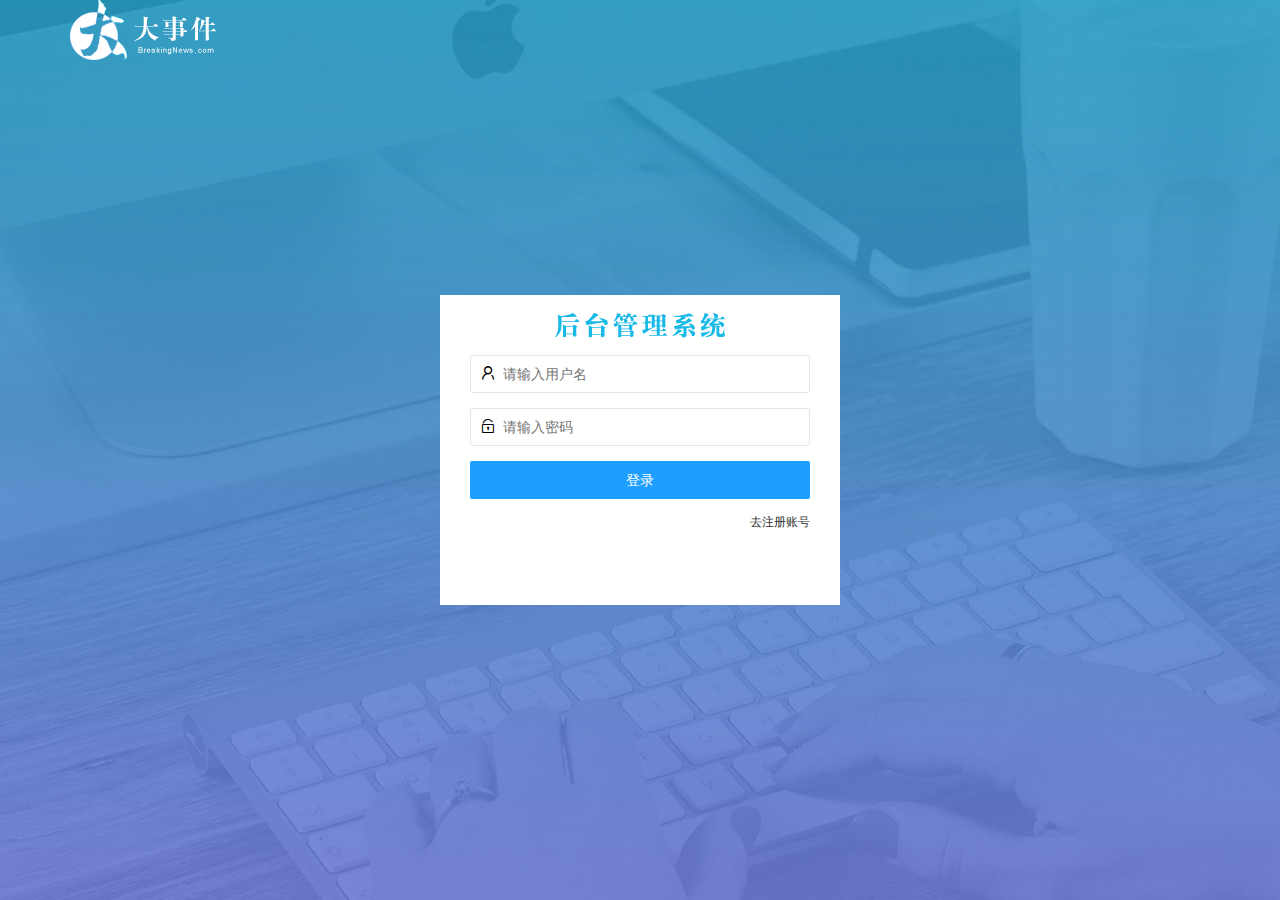
<file: login.html>
<!DOCTYPE html>
<html lang="en">

<head>
    <meta charset="UTF-8">
    <meta name="viewport" content="width=device-width, initial-scale=1.0">
    <title>大事件-登录/注册</title>
    <!-- 导入layui css样式 -->
    <link rel="stylesheet" href="/assets/lib/layui/css/layui.css" />
    <!-- 导入自己的css样式表 -->
    <link rel="stylesheet" href="/assets/css/login.css">
</head>

<body>
    <!-- 头部log区域 -->
    <div class="layui-main">
        <img src="/assets/images/logo.png" alt="" />
    </div>

    <!-- 登录注册区 -->
    <div class="loginAndRegBox">
        <div class="title-box"></div>
        <!-- 登录的div -->
        <div class="login-box">
            <!-- 登录的表单 -->
            <form class="layui-form" action="" id="form_login">
                <!-- 用户名 -->
                <div class="layui-form-item">
                    <i class="layui-icon layui-icon-username"></i>
                    <input type="text" name="username" required lay-verify="required" placeholder="请输入用户名"
                        autocomplete="off" class="layui-input">
                </div>
                <!-- 密码 -->
                <div class="layui-form-item">
                    <i class="layui-icon layui-icon-password"></i>
                    <input type="password" name="password" required lay-verify="required|pwd" placeholder="请输入密码"
                        autocomplete="off" class="layui-input">
                </div>
                <!-- 登录按钮 -->
                <div class="layui-form-item">
                    <!-- 注意: 表单提交按钮和普通按钮的区别, 就是 lay-submit属性 -->
                    <button class="layui-btn layui-btn-fluid layui-btn-normal" lay-submit>登录</button>
                </div>
                <!-- 去注册账号 -->
                <div class="layui-form-item links">
                    <a href="javascript:;" id="link_reg">去注册账号</a>
                </div>
            </form>

        </div>
        <!-- 注册的div -->
        <div class="reg-box">
            <!-- 注册的表单 -->
            <form class="layui-form" action="" id="form_reg">
                <!-- 用户名 -->
                <div class="layui-form-item">
                    <i class="layui-icon layui-icon-username"></i>
                    <input type="text" name="username" required lay-verify="required" placeholder="请输入用户名"
                        autocomplete="off" class="layui-input">
                </div>
                <!-- 密码 -->
                <div class="layui-form-item">
                    <i class="layui-icon layui-icon-password"></i>
                    <input type="password" name="password" required lay-verify="required|pwd" placeholder="请输入密码"
                        autocomplete="off" class="layui-input">
                </div>
                <!-- 密码确认 -->
                <div class="layui-form-item">
                    <i class="layui-icon layui-icon-password"></i>
                    <input type="password" name="repassword" required lay-verify="required|pwd|repwd"
                        placeholder="再次确认密码" autocomplete="off" class="layui-input">
                    <!-- 注册按钮 -->
                    <div class="layui-form-item">
                        <!-- 注意: 表单提交按钮和普通按钮的区别, 就是 lay-submit属性 -->
                        <button class="layui-btn layui-btn-fluid layui-btn-normal" lay-submit>注册</button>
                    </div>
                    <!-- 去登录账号 -->
                    <div class="layui-form-item links">
                        <a href="javascript:;" id="link_login">去登陆</a>
                    </div>

            </form>

        </div>
    </div>
    <!-- 导入 layui 的js文件 -->
    <script src="/assets/lib/layui/layui.all.js"></script>
    <!-- 导入jquery -->
    <script src="/assets/lib/jquery.js"></script>
    <!-- 导入bassAPI文件 -->
    <script src="/assets/js/bassAPI.js"></script>
    <!-- 导入自己的 jquery样式 -->
    <script src="/assets/js/login.js"></script>
</body>

</html>
</file>
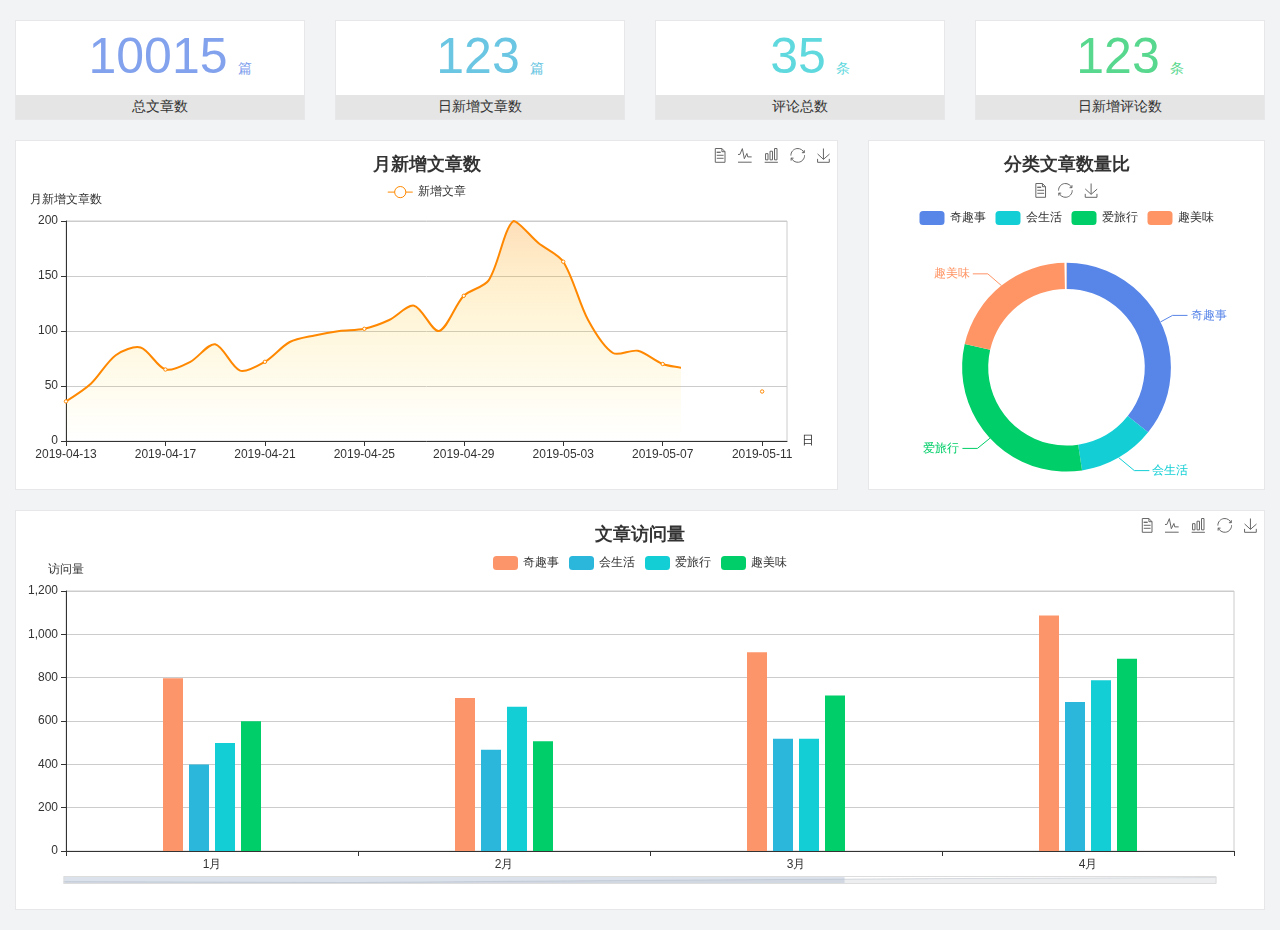
<file: home/dashboard.html>
<!DOCTYPE html>
<html lang="en">

<head>
  <meta charset="UTF-8">
  <meta name="viewport" content="width=device-width, initial-scale=1.0">
  <meta http-equiv="X-UA-Compatible" content="ie=edge">
  <title>图表统计</title>
  <link rel="stylesheet" href="../../assets/lib/bootstrap.css" />
  <link rel="stylesheet" href="../../assets/lib/main.css" />
  <script src="../../assets/lib/jquery.js"></script>
  <script type="text/javascript" src="../../assets/lib/echarts.min.js"></script>
</head>

<body>
  <div class="container-fluid">
    <div class="row spannel_list">
      <div class="col-sm-3 col-xs-6">
        <div class="spannel">
          <em>10015</em><span>篇</span>
          <b>总文章数</b>
        </div>
      </div>
      <div class="col-sm-3 col-xs-6">
        <div class="spannel scolor01">
          <em>123</em><span>篇</span>
          <b>日新增文章数</b>
        </div>
      </div>
      <div class="col-sm-3 col-xs-6">
        <div class="spannel scolor02">
          <em>35</em><span>条</span>
          <b>评论总数</b>
        </div>
      </div>
      <div class="col-sm-3 col-xs-6">
        <div class="spannel scolor03">
          <em>123</em><span>条</span>
          <b>日新增评论数</b>
        </div>
      </div>
    </div>
  </div>

  <div class="container-fluid">
    <div class="row curve-pie">
      <div class="col-lg-8 col-md-8">
        <div class="gragh_pannel" id="curve_show"></div>
      </div>
      <div class="col-lg-4 col-md-4">
        <div class="gragh_pannel" id="pie_show"></div>
      </div>
    </div>
  </div>

  <div class="container-fluid">
    <div class="column_pannel" id="column_show"></div>
  </div>

  <script>
    var oChart = echarts.init(document.getElementById('curve_show'));
    var aList_all = [
      { 'count': 36, 'date': '2019-04-13' },
      { 'count': 52, 'date': '2019-04-14' },
      { 'count': 78, 'date': '2019-04-15' },
      { 'count': 85, 'date': '2019-04-16' },
      { 'count': 65, 'date': '2019-04-17' },
      { 'count': 72, 'date': '2019-04-18' },
      { 'count': 88, 'date': '2019-04-19' },
      { 'count': 64, 'date': '2019-04-20' },
      { 'count': 72, 'date': '2019-04-21' },
      { 'count': 90, 'date': '2019-04-22' },
      { 'count': 96, 'date': '2019-04-23' },
      { 'count': 100, 'date': '2019-04-24' },
      { 'count': 102, 'date': '2019-04-25' },
      { 'count': 110, 'date': '2019-04-26' },
      { 'count': 123, 'date': '2019-04-27' },
      { 'count': 100, 'date': '2019-04-28' },
      { 'count': 132, 'date': '2019-04-29' },
      { 'count': 146, 'date': '2019-04-30' },
      { 'count': 200, 'date': '2019-05-01' },
      { 'count': 180, 'date': '2019-05-02' },
      { 'count': 163, 'date': '2019-05-03' },
      { 'count': 110, 'date': '2019-05-04' },
      { 'count': 80, 'date': '2019-05-05' },
      { 'count': 82, 'date': '2019-05-06' },
      { 'count': 70, 'date': '2019-05-07' },
      { 'count': 65, 'date': '2019-05-08' },
      { 'count': 54, 'date': '2019-05-09' },
      { 'count': 40, 'date': '2019-05-10' },
      { 'count': 45, 'date': '2019-05-11' },
      { 'count': 38, 'date': '2019-05-12' },
    ];

    let aCount = [];
    let aDate = [];

    for (var i = 0; i < aList_all.length; i++) {
      aCount.push(aList_all[i].count);
      aDate.push(aList_all[i].date);
    }

    var chartopt = {
      title: {
        text: '月新增文章数',
        left: 'center',
        top: '10'
      },
      tooltip: {
        trigger: 'axis'
      },
      legend: {
        data: ['新增文章'],
        top: '40'
      },
      toolbox: {
        show: true,
        feature: {
          mark: { show: true },
          dataView: { show: true, readOnly: false },
          magicType: { show: true, type: ['line', 'bar'] },
          restore: { show: true },
          saveAsImage: { show: true }
        }
      },
      calculable: true,
      xAxis: [
        {
          name: '日',
          type: 'category',
          boundaryGap: false,
          data: aDate
        }
      ],
      yAxis: [
        {
          name: '月新增文章数',
          type: 'value'
        }
      ],
      series: [
        {
          name: '新增文章',
          type: 'line',
          smooth: true,
          itemStyle: { normal: { areaStyle: { type: 'default' }, color: '#f80' }, lineStyle: { color: '#f80' } },
          data: aCount
        }],
      areaStyle: {
        normal: {
          color: new echarts.graphic.LinearGradient(0, 0, 0, 1, [{
            offset: 0,
            color: 'rgba(255,136,0,0.39)'
          }, {
            offset: .34,
            color: 'rgba(255,180,0,0.25)'
          }, {
            offset: 1,
            color: 'rgba(255,222,0,0.00)'
          }])

        }
      },
      grid: {
        show: true,
        x: 50,
        x2: 50,
        y: 80,
        height: 220
      }
    };

    oChart.setOption(chartopt);


    var oPie = echarts.init(document.getElementById('pie_show'));
    var oPieopt =
    {
      title: {
        top: 10,
        text: '分类文章数量比',
        x: 'center'
      },
      tooltip: {
        trigger: 'item',
        formatter: "{a} <br/>{b} : {c} ({d}%)"
      },
      color: ['#5885e8', '#13cfd5', '#00ce68', '#ff9565'],
      legend: {
        x: 'center',
        top: 65,
        data: ['奇趣事', '会生活', '爱旅行', '趣美味']
      },
      toolbox: {
        show: true,
        x: 'center',
        top: 35,
        feature: {
          mark: { show: true },
          dataView: { show: true, readOnly: false },
          magicType: {
            show: true,
            type: ['pie', 'funnel'],
            option: {
              funnel: {
                x: '25%',
                width: '50%',
                funnelAlign: 'left',
                max: 1548
              }
            }
          },
          restore: { show: true },
          saveAsImage: { show: true }
        }
      },
      calculable: true,
      series: [
        {
          name: '访问来源',
          type: 'pie',
          radius: ['45%', '60%'],
          center: ['50%', '65%'],
          data: [
            { value: 300, name: '奇趣事' },
            { value: 100, name: '会生活' },
            { value: 260, name: '爱旅行' },
            { value: 180, name: '趣美味' }
          ]
        }
      ]
    };
    oPie.setOption(oPieopt);



    var oColumn = this.echarts.init(document.getElementById('column_show'));
    var oColumnopt =
    {
      title: {
        text: '文章访问量',
        left: 'center',
        top: '10'
      },
      tooltip: {
        trigger: 'axis'
      },
      legend: {
        data: ['奇趣事', '会生活', '爱旅行', '趣美味'],
        top: '40'
      },
      toolbox: {
        show: true,
        feature: {
          mark: { show: true },
          dataView: { show: true, readOnly: false },
          magicType: { show: true, type: ['line', 'bar'] },
          restore: { show: true },
          saveAsImage: { show: true }
        }
      },
      calculable: true,
      xAxis: [
        {
          type: 'category',
          data: ['1月', '2月', '3月', '4月', '5月']
        }
      ],
      yAxis: [
        {
          name: '访问量',
          type: 'value'
        }
      ],
      series: [
        {
          name: '奇趣事',
          type: 'bar',
          barWidth: 20,
          itemStyle: {
            normal: { areaStyle: { type: 'default' }, color: '#fd956a' }
          },
          data: [800, 708, 920, 1090, 1200]
        },
        {
          name: '会生活',
          type: 'bar',
          barWidth: 20,
          itemStyle: {
            normal: { areaStyle: { type: 'default' }, color: '#2bb6db' }
          },
          data: [400, 468, 520, 690, 800]
        },
        {
          name: '爱旅行',
          type: 'bar',
          barWidth: 20,
          itemStyle: {
            normal: { areaStyle: { type: 'default' }, color: '#13cfd5' }
          },
          data: [500, 668, 520, 790, 900]
        },
        {
          name: '趣美味',
          type: 'bar',
          barWidth: 20,
          itemStyle: {
            normal: { areaStyle: { type: 'default' }, color: '#00ce68' }
          },
          data: [600, 508, 720, 890, 1000]
        }
      ],
      grid: {
        show: true,
        x: 50,
        x2: 30,
        y: 80,
        height: 260
      },
      dataZoom: [//给x轴设置滚动条
        {
          start: 0,//默认为0
          end: 100 - 1000 / 31,//默认为100
          type: 'slider',
          show: true,
          xAxisIndex: [0],
          handleSize: 0,//滑动条的 左右2个滑动条的大小
          height: 8,//组件高度
          left: 45, //左边的距离
          right: 50,//右边的距离
          bottom: 26,//右边的距离
          handleColor: '#ddd',//h滑动图标的颜色
          handleStyle: {
            borderColor: "#cacaca",
            borderWidth: "1",
            shadowBlur: 2,
            background: "#ddd",
            shadowColor: "#ddd",
          }
        }]
    };
    oColumn.setOption(oColumnopt);
  </script>
</body>

</html>
</file>
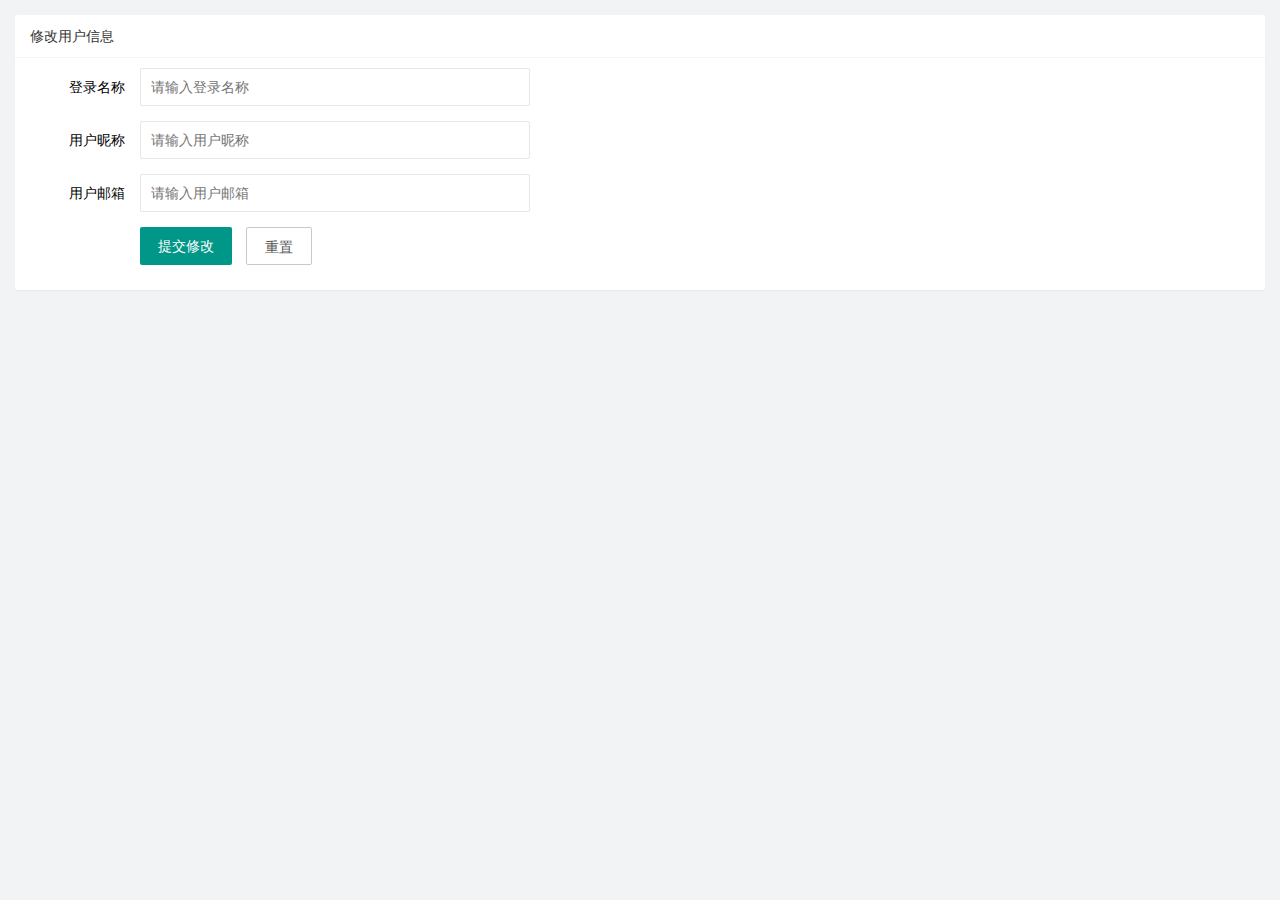
<file: user/user.html>
<!DOCTYPE html>
<html lang="en">

<head>
    <meta charset="UTF-8">
    <meta name="viewport" content="width=device-width, initial-scale=1.0">
    <title>Document</title>
    <!-- 导入 layui css样式 -->
    <link rel="stylesheet" href="/assets/lib/layui/css/layui.css">
    <!-- 导入自己的 css 样式表 -->
    <link rel="stylesheet" href="/assets/css/user/user.css">
</head>

<body>
    <!-- 卡片区域 -->
    <div class="layui-card">
        <div class="layui-card-header">修改用户信息</div>
        <div class="layui-card-body">
            <!-- form表单区域 -->

            <form class="layui-form" lay-filter='formUserInfo'>
                <!-- 这是隐藏域 -->
                <input type="hidden" name="id" />
                <div class="layui-form-item">
                    <label class="layui-form-label">登录名称</label>
                    <div class="layui-input-block">
                        <input type="text" name="username" required lay-verify="required" placeholder="请输入登录名称"
                            autocomplete="off" class="layui-input" readonly />
                    </div>
                </div>
                <div class="layui-form-item">
                    <label class="layui-form-label">用户昵称</label>
                    <div class="layui-input-block">
                        <input type="text" name="nickname" required lay-verify="required|nickname" placeholder="请输入用户昵称"
                            autocomplete="off" class="layui-input" />
                    </div>
                </div>
                <div class="layui-form-item">
                    <label class="layui-form-label">用户邮箱</label>
                    <div class="layui-input-block">
                        <input type="text" name="email" required lay-verify="required|email" placeholder="请输入用户邮箱"
                            autocomplete="off" class="layui-input" />
                    </div>
                </div>
                <div class="layui-form-item">
                    <div class="layui-input-block">
                        <button class="layui-btn" lay-submit lay-filter="formDemo">提交修改</button>
                        <button type="reset" class="layui-btn layui-btn-primary" id="btnReset">重置</button>
                    </div>
                </div>
            </form>
        </div>
    </div>

    <!-- 导入 layui 的js文件 -->
    <script src="/assets/lib/layui/layui.all.js"></script>
    <!-- 导入jquery 文件 -->
    <script src="/assets/lib/jquery.js"></script>
    <!-- 导入 bassAPI 文件 -->
    <script src="/assets/js/bassAPI.js"></script>
    <!-- 导入自己的js文件 -->
    <script src="/assets/js/user/user.js"></script>
</body>

</html>
</file>
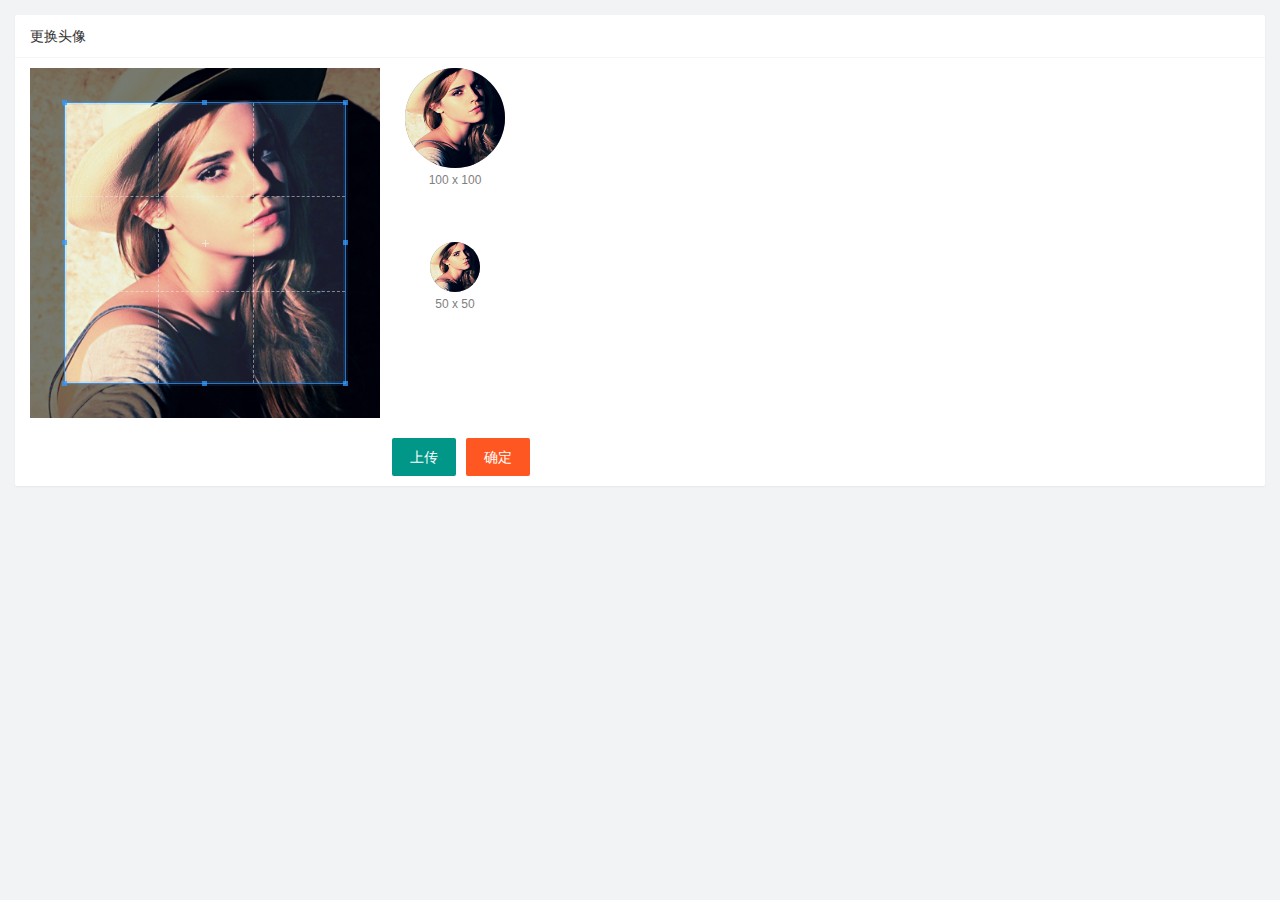
<file: user/user_avatar.html>
<!DOCTYPE html>
<html lang="en">

<head>
    <meta charset="UTF-8">
    <meta name="viewport" content="width=device-width, initial-scale=1.0">
    <title>Document</title>
    <!-- 导入 layui css文件 -->
    <link rel="stylesheet" href="/assets/lib/layui/css/layui.css">
    <!-- 导入 cropper css样式 -->
    <link rel="stylesheet" href="/assets/lib/cropper/cropper.css" />
    <!-- 导入自己的css样式表 -->
    <link rel="stylesheet" href="/assets/css/user/user_avatar.css">
</head>

<body>
    <div class="layui-card">
        <div class="layui-card-header">更换头像</div>
        <div class="layui-card-body">
            <!-- 第一行的图片裁剪和预览区域 -->
            <div class="row1">
                <!-- 图片裁剪区域 -->
                <div class="cropper-box">
                    <!-- 这个 img 标签很重要，将来会把它初始化为裁剪区域 -->
                    <img id="image" src="/assets/images/sample.jpg" />
                </div>
                <!-- 图片的预览区域 -->
                <div class="preview-box">
                    <div>
                        <!-- 宽高为 100px 的预览区域 -->
                        <div class="img-preview w100"></div>
                        <p class="size">100 x 100</p>
                    </div>
                    <div>
                        <!-- 宽高为 50px 的预览区域 -->
                        <div class="img-preview w50"></div>
                        <p class="size">50 x 50</p>
                    </div>
                </div>
            </div>

            <!-- 第二行的按钮区域 -->
            <div class="row2">
                <!-- 通过accept 属性, 可以指定, 允许用户选择上传文件的类型 -->
                <input type="file" id="file" accept="image/png,image/jepg" style="display: none;" />
                <button type="button" class="layui-btn" id="btnChooseImage">上传</button>
                <button type="button" class="layui-btn layui-btn-danger" id="btnUpload">确定</button>
            </div>
        </div>
    </div>
    <!-- 导入layui.all.js 文件 -->
    <script src="/assets/lib/layui/layui.all.js"></script>
    <!-- 导入 jquery 文件 -->
    <script src="/assets/lib/jquery.js"></script>
    <!-- 导入 cropper js 文件 -->
    <script src="/assets/lib/cropper/Cropper.js"></script>
    <!-- 导入 jquery-cropper.js 文件 -->
    <script src="/assets/lib/cropper/jquery-cropper.js"></script>
    <!-- 导入bassAPI 文件 -->
    <script src="/assets/js/bassAPI.js"></script>
    <!-- 导入自己的 js文件 -->
    <script src="/assets/js/user/user_avatar.js"></script>
</body>

</html>
</file>
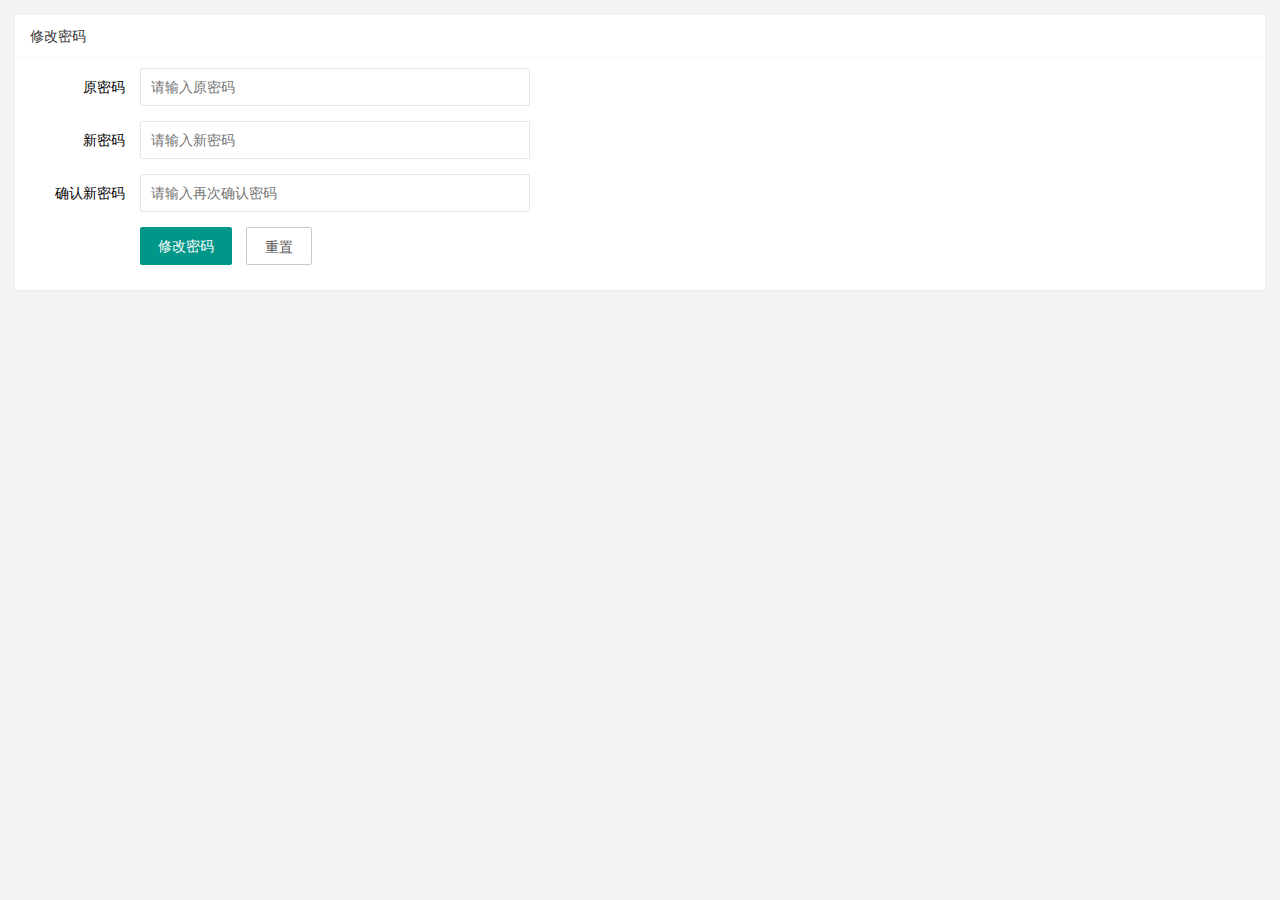
<file: user/user_pwd.html>
<!DOCTYPE html>
<html lang="en">

<head>
    <meta charset="UTF-8" />
    <meta name="viewport" content="width=device-width, initial-scale=1.0" />
    <title>Document</title>
    <!-- 导入layui的css样式表 -->
    <link rel="stylesheet" href="/assets/lib/layui/css/layui.css" />
    <!-- 导入自己的css样式表 -->
    <link rel="stylesheet" href="/assets/css/user/user_pwd.css" />
</head>

<body>
    <!-- 卡片区域 -->
    <div class="layui-card">
        <div class="layui-card-header">修改密码</div>
        <div class="layui-card-body">
            <form class="layui-form" action="">
                <form class="layui-form" action="">
                    <div class="layui-form-item">
                        <label class="layui-form-label">原密码</label>
                        <div class="layui-input-block">
                            <input type="password" name="oldPwd" required lay-verify="required|pwd" placeholder="请输入原密码"
                                autocomplete="off" class="layui-input">
                        </div>
                    </div>
                    <div class="layui-form-item">
                        <label class="layui-form-label">新密码</label>
                        <div class="layui-input-block">
                            <input type="password" name="newPwd" required lay-verify="required|pwd|samePwd"
                                placeholder="请输入新密码" autocomplete="off" class="layui-input">
                        </div>
                    </div>
                    <div class="layui-form-item">
                        <label class="layui-form-label">确认新密码</label>
                        <div class="layui-input-block">
                            <input type="password" name="rePwd" required lay-verify="required|pwd|rePwd"
                                placeholder="请输入再次确认密码" autocomplete="off" class="layui-input">
                        </div>
                    </div>
                    <div class="layui-form-item">
                        <div class="layui-input-block">
                            <button class="layui-btn" lay-submit lay-filter="formDemo">修改密码</button>
                            <button type="reset" class="layui-btn layui-btn-primary">重置</button>
                        </div>
                    </div>
                </form>
        </div>
    </div>

    <!-- 导入 layui 的 js -->
    <script src="/assets/lib/layui/layui.all.js"></script>
    <!-- 导入 jQuery -->
    <script src="/assets/lib/jquery.js"></script>
    <!-- 导入 baseAPI -->
    <script src="/assets/js/bassAPI.js"></script>
    <!-- 导入自己的 js -->
    <script src="/assets/js/user/user_pwd.js"></script>
</body>

</html>
</file>
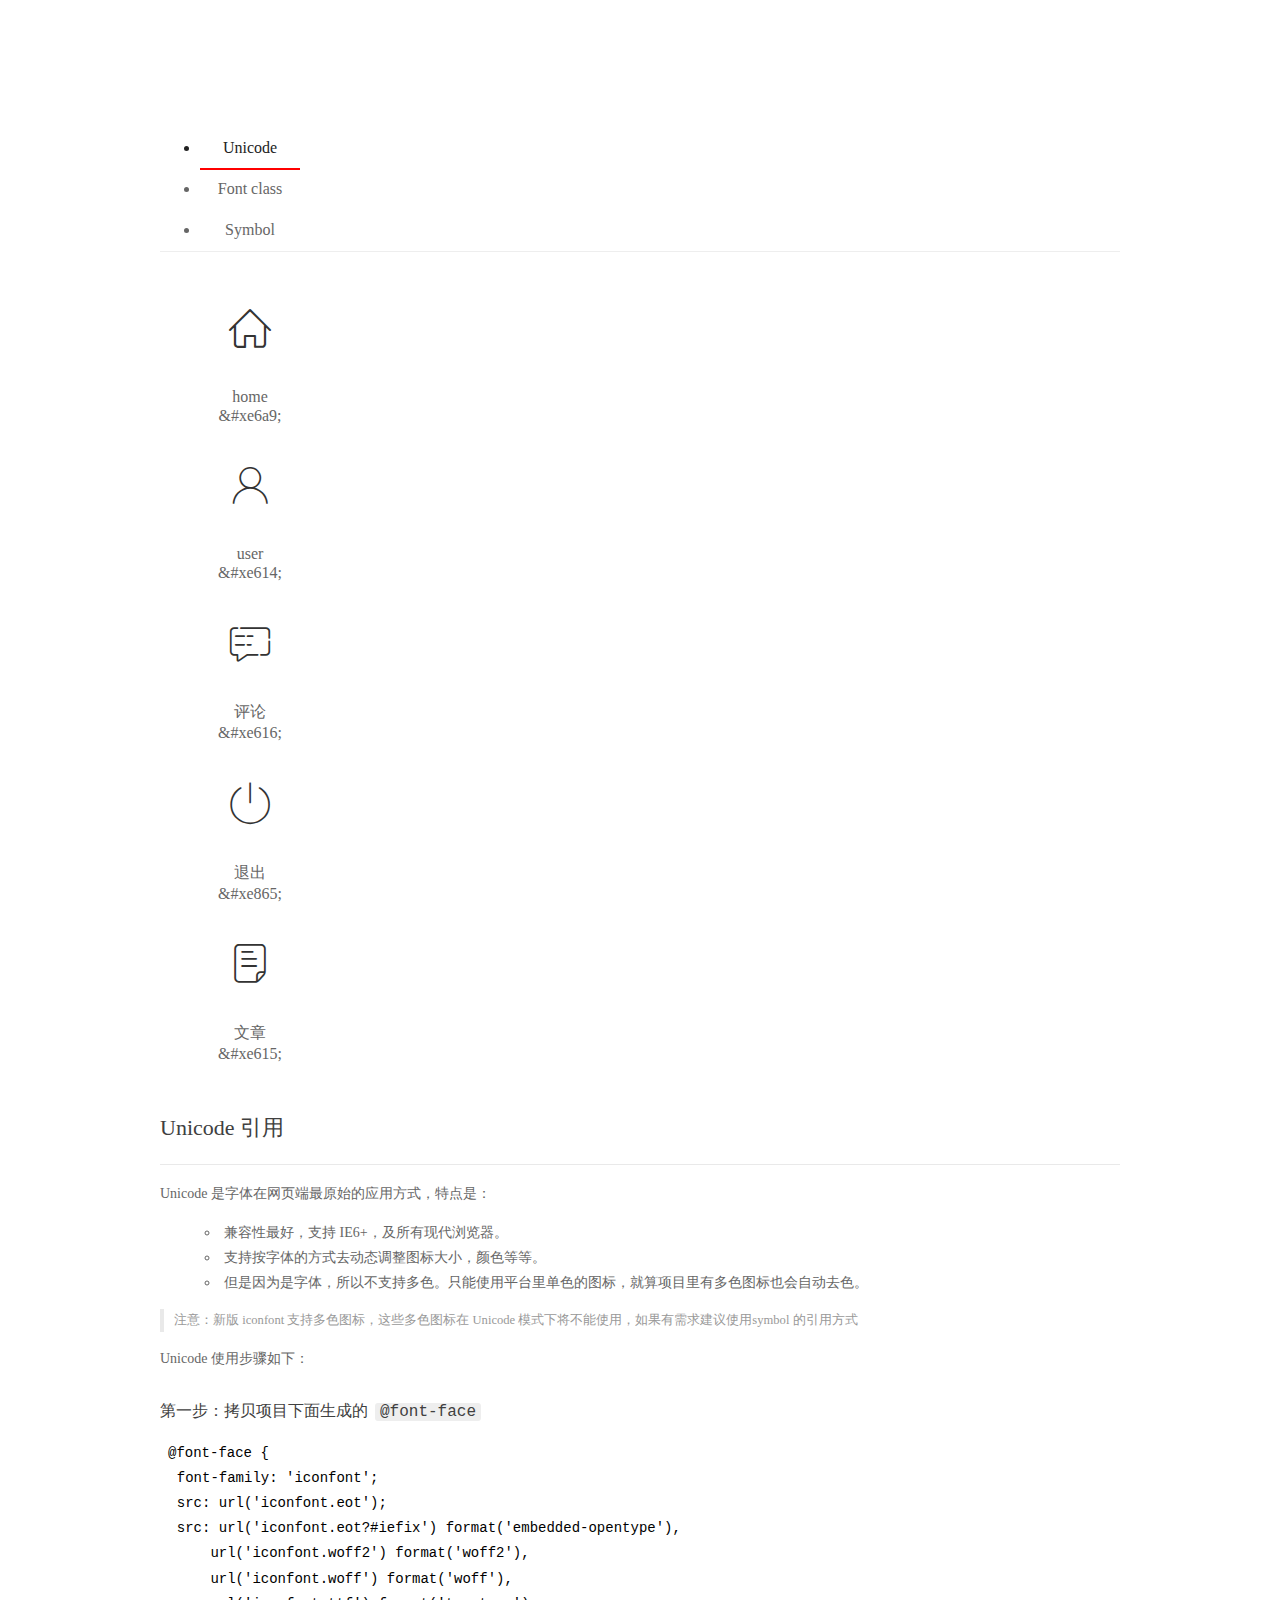
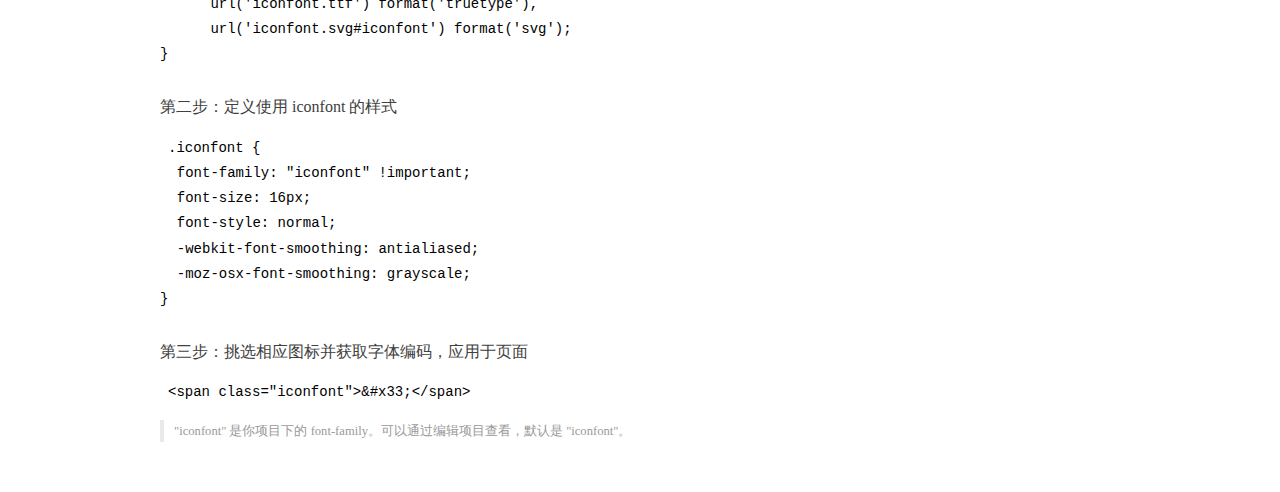
<file: assets/fonts/demo_index.html>
<!DOCTYPE html>
<html>
<head>
  <meta charset="utf-8"/>
  <title>IconFont Demo</title>
  <link rel="shortcut icon" href="https://gtms04.alicdn.com/tps/i4/TB1_oz6GVXXXXaFXpXXJDFnIXXX-64-64.ico" type="image/x-icon"/>
  <link rel="stylesheet" href="https://g.alicdn.com/thx/cube/1.3.2/cube.min.css">
  <link rel="stylesheet" href="demo.css">
  <link rel="stylesheet" href="iconfont.css">
  <script src="iconfont.js"></script>
  <!-- jQuery -->
  <script src="https://a1.alicdn.com/oss/uploads/2018/12/26/7bfddb60-08e8-11e9-9b04-53e73bb6408b.js"></script>
  <!-- 代码高亮 -->
  <script src="https://a1.alicdn.com/oss/uploads/2018/12/26/a3f714d0-08e6-11e9-8a15-ebf944d7534c.js"></script>
</head>
<body>
  <div class="main">
    <h1 class="logo"><a href="https://www.iconfont.cn/" title="iconfont 首页" target="_blank">&#xe86b;</a></h1>
    <div class="nav-tabs">
      <ul id="tabs" class="dib-box">
        <li class="dib active"><span>Unicode</span></li>
        <li class="dib"><span>Font class</span></li>
        <li class="dib"><span>Symbol</span></li>
      </ul>
      
    </div>
    <div class="tab-container">
      <div class="content unicode" style="display: block;">
          <ul class="icon_lists dib-box">
          
            <li class="dib">
              <span class="icon iconfont">&#xe6a9;</span>
                <div class="name">home</div>
                <div class="code-name">&amp;#xe6a9;</div>
              </li>
          
            <li class="dib">
              <span class="icon iconfont">&#xe614;</span>
                <div class="name">user</div>
                <div class="code-name">&amp;#xe614;</div>
              </li>
          
            <li class="dib">
              <span class="icon iconfont">&#xe616;</span>
                <div class="name">评论</div>
                <div class="code-name">&amp;#xe616;</div>
              </li>
          
            <li class="dib">
              <span class="icon iconfont">&#xe865;</span>
                <div class="name">退出</div>
                <div class="code-name">&amp;#xe865;</div>
              </li>
          
            <li class="dib">
              <span class="icon iconfont">&#xe615;</span>
                <div class="name">文章</div>
                <div class="code-name">&amp;#xe615;</div>
              </li>
          
          </ul>
          <div class="article markdown">
          <h2 id="unicode-">Unicode 引用</h2>
          <hr>

          <p>Unicode 是字体在网页端最原始的应用方式，特点是：</p>
          <ul>
            <li>兼容性最好，支持 IE6+，及所有现代浏览器。</li>
            <li>支持按字体的方式去动态调整图标大小，颜色等等。</li>
            <li>但是因为是字体，所以不支持多色。只能使用平台里单色的图标，就算项目里有多色图标也会自动去色。</li>
          </ul>
          <blockquote>
            <p>注意：新版 iconfont 支持多色图标，这些多色图标在 Unicode 模式下将不能使用，如果有需求建议使用symbol 的引用方式</p>
          </blockquote>
          <p>Unicode 使用步骤如下：</p>
          <h3 id="-font-face">第一步：拷贝项目下面生成的 <code>@font-face</code></h3>
<pre><code class="language-css"
>@font-face {
  font-family: 'iconfont';
  src: url('iconfont.eot');
  src: url('iconfont.eot?#iefix') format('embedded-opentype'),
      url('iconfont.woff2') format('woff2'),
      url('iconfont.woff') format('woff'),
      url('iconfont.ttf') format('truetype'),
      url('iconfont.svg#iconfont') format('svg');
}
</code></pre>
          <h3 id="-iconfont-">第二步：定义使用 iconfont 的样式</h3>
<pre><code class="language-css"
>.iconfont {
  font-family: "iconfont" !important;
  font-size: 16px;
  font-style: normal;
  -webkit-font-smoothing: antialiased;
  -moz-osx-font-smoothing: grayscale;
}
</code></pre>
          <h3 id="-">第三步：挑选相应图标并获取字体编码，应用于页面</h3>
<pre>
<code class="language-html"
>&lt;span class="iconfont"&gt;&amp;#x33;&lt;/span&gt;
</code></pre>
          <blockquote>
            <p>"iconfont" 是你项目下的 font-family。可以通过编辑项目查看，默认是 "iconfont"。</p>
          </blockquote>
          </div>
      </div>
      <div class="content font-class">
        <ul class="icon_lists dib-box">
          
          <li class="dib">
            <span class="icon iconfont icon-home"></span>
            <div class="name">
              home
            </div>
            <div class="code-name">.icon-home
            </div>
          </li>
          
          <li class="dib">
            <span class="icon iconfont icon-user"></span>
            <div class="name">
              user
            </div>
            <div class="code-name">.icon-user
            </div>
          </li>
          
          <li class="dib">
            <span class="icon iconfont icon-pinglun"></span>
            <div class="name">
              评论
            </div>
            <div class="code-name">.icon-pinglun
            </div>
          </li>
          
          <li class="dib">
            <span class="icon iconfont icon-tuichu"></span>
            <div class="name">
              退出
            </div>
            <div class="code-name">.icon-tuichu
            </div>
          </li>
          
          <li class="dib">
            <span class="icon iconfont icon-16"></span>
            <div class="name">
              文章
            </div>
            <div class="code-name">.icon-16
            </div>
          </li>
          
        </ul>
        <div class="article markdown">
        <h2 id="font-class-">font-class 引用</h2>
        <hr>

        <p>font-class 是 Unicode 使用方式的一种变种，主要是解决 Unicode 书写不直观，语意不明确的问题。</p>
        <p>与 Unicode 使用方式相比，具有如下特点：</p>
        <ul>
          <li>兼容性良好，支持 IE8+，及所有现代浏览器。</li>
          <li>相比于 Unicode 语意明确，书写更直观。可以很容易分辨这个 icon 是什么。</li>
          <li>因为使用 class 来定义图标，所以当要替换图标时，只需要修改 class 里面的 Unicode 引用。</li>
          <li>不过因为本质上还是使用的字体，所以多色图标还是不支持的。</li>
        </ul>
        <p>使用步骤如下：</p>
        <h3 id="-fontclass-">第一步：引入项目下面生成的 fontclass 代码：</h3>
<pre><code class="language-html">&lt;link rel="stylesheet" href="./iconfont.css"&gt;
</code></pre>
        <h3 id="-">第二步：挑选相应图标并获取类名，应用于页面：</h3>
<pre><code class="language-html">&lt;span class="iconfont icon-xxx"&gt;&lt;/span&gt;
</code></pre>
        <blockquote>
          <p>"
            iconfont" 是你项目下的 font-family。可以通过编辑项目查看，默认是 "iconfont"。</p>
        </blockquote>
      </div>
      </div>
      <div class="content symbol">
          <ul class="icon_lists dib-box">
          
            <li class="dib">
                <svg class="icon svg-icon" aria-hidden="true">
                  <use xlink:href="#icon-home"></use>
                </svg>
                <div class="name">home</div>
                <div class="code-name">#icon-home</div>
            </li>
          
            <li class="dib">
                <svg class="icon svg-icon" aria-hidden="true">
                  <use xlink:href="#icon-user"></use>
                </svg>
                <div class="name">user</div>
                <div class="code-name">#icon-user</div>
            </li>
          
            <li class="dib">
                <svg class="icon svg-icon" aria-hidden="true">
                  <use xlink:href="#icon-pinglun"></use>
                </svg>
                <div class="name">评论</div>
                <div class="code-name">#icon-pinglun</div>
            </li>
          
            <li class="dib">
                <svg class="icon svg-icon" aria-hidden="true">
                  <use xlink:href="#icon-tuichu"></use>
                </svg>
                <div class="name">退出</div>
                <div class="code-name">#icon-tuichu</div>
            </li>
          
            <li class="dib">
                <svg class="icon svg-icon" aria-hidden="true">
                  <use xlink:href="#icon-16"></use>
                </svg>
                <div class="name">文章</div>
                <div class="code-name">#icon-16</div>
            </li>
          
          </ul>
          <div class="article markdown">
          <h2 id="symbol-">Symbol 引用</h2>
          <hr>

          <p>这是一种全新的使用方式，应该说这才是未来的主流，也是平台目前推荐的用法。相关介绍可以参考这篇<a href="">文章</a>
            这种用法其实是做了一个 SVG 的集合，与另外两种相比具有如下特点：</p>
          <ul>
            <li>支持多色图标了，不再受单色限制。</li>
            <li>通过一些技巧，支持像字体那样，通过 <code>font-size</code>, <code>color</code> 来调整样式。</li>
            <li>兼容性较差，支持 IE9+，及现代浏览器。</li>
            <li>浏览器渲染 SVG 的性能一般，还不如 png。</li>
          </ul>
          <p>使用步骤如下：</p>
          <h3 id="-symbol-">第一步：引入项目下面生成的 symbol 代码：</h3>
<pre><code class="language-html">&lt;script src="./iconfont.js"&gt;&lt;/script&gt;
</code></pre>
          <h3 id="-css-">第二步：加入通用 CSS 代码（引入一次就行）：</h3>
<pre><code class="language-html">&lt;style&gt;
.icon {
  width: 1em;
  height: 1em;
  vertical-align: -0.15em;
  fill: currentColor;
  overflow: hidden;
}
&lt;/style&gt;
</code></pre>
          <h3 id="-">第三步：挑选相应图标并获取类名，应用于页面：</h3>
<pre><code class="language-html">&lt;svg class="icon" aria-hidden="true"&gt;
  &lt;use xlink:href="#icon-xxx"&gt;&lt;/use&gt;
&lt;/svg&gt;
</code></pre>
          </div>
      </div>

    </div>
  </div>
  <script>
  $(document).ready(function () {
      $('.tab-container .content:first').show()

      $('#tabs li').click(function (e) {
        var tabContent = $('.tab-container .content')
        var index = $(this).index()

        if ($(this).hasClass('active')) {
          return
        } else {
          $('#tabs li').removeClass('active')
          $(this).addClass('active')

          tabContent.hide().eq(index).fadeIn()
        }
      })
    })
  </script>
</body>
</html>
</file>
<file: assets/lib/layui/css/layui.css>
/** layui-v2.5.5 MIT License By https://www.layui.com */
 .layui-inline,img{display:inline-block;vertical-align:middle}h1,h2,h3,h4,h5,h6{font-weight:400}.layui-edge,.layui-header,.layui-inline,.layui-main{position:relative}.layui-body,.layui-edge,.layui-elip{overflow:hidden}.layui-btn,.layui-edge,.layui-inline,img{vertical-align:middle}.layui-btn,.layui-disabled,.layui-icon,.layui-unselect{-moz-user-select:none;-webkit-user-select:none;-ms-user-select:none}.layui-elip,.layui-form-checkbox span,.layui-form-pane .layui-form-label{text-overflow:ellipsis;white-space:nowrap}.layui-breadcrumb,.layui-tree-btnGroup{visibility:hidden}blockquote,body,button,dd,div,dl,dt,form,h1,h2,h3,h4,h5,h6,input,li,ol,p,pre,td,textarea,th,ul{margin:0;padding:0;-webkit-tap-highlight-color:rgba(0,0,0,0)}a:active,a:hover{outline:0}img{border:none}li{list-style:none}table{border-collapse:collapse;border-spacing:0}h4,h5,h6{font-size:100%}button,input,optgroup,option,select,textarea{font-family:inherit;font-size:inherit;font-style:inherit;font-weight:inherit;outline:0}pre{white-space:pre-wrap;white-space:-moz-pre-wrap;white-space:-pre-wrap;white-space:-o-pre-wrap;word-wrap:break-word}body{line-height:24px;font:14px Helvetica Neue,Helvetica,PingFang SC,Tahoma,Arial,sans-serif}hr{height:1px;margin:10px 0;border:0;clear:both}a{color:#333;text-decoration:none}a:hover{color:#777}a cite{font-style:normal;*cursor:pointer}.layui-border-box,.layui-border-box *{box-sizing:border-box}.layui-box,.layui-box *{box-sizing:content-box}.layui-clear{clear:both;*zoom:1}.layui-clear:after{content:'\20';clear:both;*zoom:1;display:block;height:0}.layui-inline{*display:inline;*zoom:1}.layui-edge{display:inline-block;width:0;height:0;border-width:6px;border-style:dashed;border-color:transparent}.layui-edge-top{top:-4px;border-bottom-color:#999;border-bottom-style:solid}.layui-edge-right{border-left-color:#999;border-left-style:solid}.layui-edge-bottom{top:2px;border-top-color:#999;border-top-style:solid}.layui-edge-left{border-right-color:#999;border-right-style:solid}.layui-disabled,.layui-disabled:hover{color:#d2d2d2!important;cursor:not-allowed!important}.layui-circle{border-radius:100%}.layui-show{display:block!important}.layui-hide{display:none!important}@font-face{font-family:layui-icon;src:url(../font/iconfont.eot?v=250);src:url(../font/iconfont.eot?v=250#iefix) format('embedded-opentype'),url(../font/iconfont.woff2?v=250) format('woff2'),url(../font/iconfont.woff?v=250) format('woff'),url(../font/iconfont.ttf?v=250) format('truetype'),url(../font/iconfont.svg?v=250#layui-icon) format('svg')}.layui-icon{font-family:layui-icon!important;font-size:16px;font-style:normal;-webkit-font-smoothing:antialiased;-moz-osx-font-smoothing:grayscale}.layui-icon-reply-fill:before{content:"\e611"}.layui-icon-set-fill:before{content:"\e614"}.layui-icon-menu-fill:before{content:"\e60f"}.layui-icon-search:before{content:"\e615"}.layui-icon-share:before{content:"\e641"}.layui-icon-set-sm:before{content:"\e620"}.layui-icon-engine:before{content:"\e628"}.layui-icon-close:before{content:"\1006"}.layui-icon-close-fill:before{content:"\1007"}.layui-icon-chart-screen:before{content:"\e629"}.layui-icon-star:before{content:"\e600"}.layui-icon-circle-dot:before{content:"\e617"}.layui-icon-chat:before{content:"\e606"}.layui-icon-release:before{content:"\e609"}.layui-icon-list:before{content:"\e60a"}.layui-icon-chart:before{content:"\e62c"}.layui-icon-ok-circle:before{content:"\1005"}.layui-icon-layim-theme:before{content:"\e61b"}.layui-icon-table:before{content:"\e62d"}.layui-icon-right:before{content:"\e602"}.layui-icon-left:before{content:"\e603"}.layui-icon-cart-simple:before{content:"\e698"}.layui-icon-face-cry:before{content:"\e69c"}.layui-icon-face-smile:before{content:"\e6af"}.layui-icon-survey:before{content:"\e6b2"}.layui-icon-tree:before{content:"\e62e"}.layui-icon-upload-circle:before{content:"\e62f"}.layui-icon-add-circle:before{content:"\e61f"}.layui-icon-download-circle:before{content:"\e601"}.layui-icon-templeate-1:before{content:"\e630"}.layui-icon-util:before{content:"\e631"}.layui-icon-face-surprised:before{content:"\e664"}.layui-icon-edit:before{content:"\e642"}.layui-icon-speaker:before{content:"\e645"}.layui-icon-down:before{content:"\e61a"}.layui-icon-file:before{content:"\e621"}.layui-icon-layouts:before{content:"\e632"}.layui-icon-rate-half:before{content:"\e6c9"}.layui-icon-add-circle-fine:before{content:"\e608"}.layui-icon-prev-circle:before{content:"\e633"}.layui-icon-read:before{content:"\e705"}.layui-icon-404:before{content:"\e61c"}.layui-icon-carousel:before{content:"\e634"}.layui-icon-help:before{content:"\e607"}.layui-icon-code-circle:before{content:"\e635"}.layui-icon-water:before{content:"\e636"}.layui-icon-username:before{content:"\e66f"}.layui-icon-find-fill:before{content:"\e670"}.layui-icon-about:before{content:"\e60b"}.layui-icon-location:before{content:"\e715"}.layui-icon-up:before{content:"\e619"}.layui-icon-pause:before{content:"\e651"}.layui-icon-date:before{content:"\e637"}.layui-icon-layim-uploadfile:before{content:"\e61d"}.layui-icon-delete:before{content:"\e640"}.layui-icon-play:before{content:"\e652"}.layui-icon-top:before{content:"\e604"}.layui-icon-friends:before{content:"\e612"}.layui-icon-refresh-3:before{content:"\e9aa"}.layui-icon-ok:before{content:"\e605"}.layui-icon-layer:before{content:"\e638"}.layui-icon-face-smile-fine:before{content:"\e60c"}.layui-icon-dollar:before{content:"\e659"}.layui-icon-group:before{content:"\e613"}.layui-icon-layim-download:before{content:"\e61e"}.layui-icon-picture-fine:before{content:"\e60d"}.layui-icon-link:before{content:"\e64c"}.layui-icon-diamond:before{content:"\e735"}.layui-icon-log:before{content:"\e60e"}.layui-icon-rate-solid:before{content:"\e67a"}.layui-icon-fonts-del:before{content:"\e64f"}.layui-icon-unlink:before{content:"\e64d"}.layui-icon-fonts-clear:before{content:"\e639"}.layui-icon-triangle-r:before{content:"\e623"}.layui-icon-circle:before{content:"\e63f"}.layui-icon-radio:before{content:"\e643"}.layui-icon-align-center:before{content:"\e647"}.layui-icon-align-right:before{content:"\e648"}.layui-icon-align-left:before{content:"\e649"}.layui-icon-loading-1:before{content:"\e63e"}.layui-icon-return:before{content:"\e65c"}.layui-icon-fonts-strong:before{content:"\e62b"}.layui-icon-upload:before{content:"\e67c"}.layui-icon-dialogue:before{content:"\e63a"}.layui-icon-video:before{content:"\e6ed"}.layui-icon-headset:before{content:"\e6fc"}.layui-icon-cellphone-fine:before{content:"\e63b"}.layui-icon-add-1:before{content:"\e654"}.layui-icon-face-smile-b:before{content:"\e650"}.layui-icon-fonts-html:before{content:"\e64b"}.layui-icon-form:before{content:"\e63c"}.layui-icon-cart:before{content:"\e657"}.layui-icon-camera-fill:before{content:"\e65d"}.layui-icon-tabs:before{content:"\e62a"}.layui-icon-fonts-code:before{content:"\e64e"}.layui-icon-fire:before{content:"\e756"}.layui-icon-set:before{content:"\e716"}.layui-icon-fonts-u:before{content:"\e646"}.layui-icon-triangle-d:before{content:"\e625"}.layui-icon-tips:before{content:"\e702"}.layui-icon-picture:before{content:"\e64a"}.layui-icon-more-vertical:before{content:"\e671"}.layui-icon-flag:before{content:"\e66c"}.layui-icon-loading:before{content:"\e63d"}.layui-icon-fonts-i:before{content:"\e644"}.layui-icon-refresh-1:before{content:"\e666"}.layui-icon-rmb:before{content:"\e65e"}.layui-icon-home:before{content:"\e68e"}.layui-icon-user:before{content:"\e770"}.layui-icon-notice:before{content:"\e667"}.layui-icon-login-weibo:before{content:"\e675"}.layui-icon-voice:before{content:"\e688"}.layui-icon-upload-drag:before{content:"\e681"}.layui-icon-login-qq:before{content:"\e676"}.layui-icon-snowflake:before{content:"\e6b1"}.layui-icon-file-b:before{content:"\e655"}.layui-icon-template:before{content:"\e663"}.layui-icon-auz:before{content:"\e672"}.layui-icon-console:before{content:"\e665"}.layui-icon-app:before{content:"\e653"}.layui-icon-prev:before{content:"\e65a"}.layui-icon-website:before{content:"\e7ae"}.layui-icon-next:before{content:"\e65b"}.layui-icon-component:before{content:"\e857"}.layui-icon-more:before{content:"\e65f"}.layui-icon-login-wechat:before{content:"\e677"}.layui-icon-shrink-right:before{content:"\e668"}.layui-icon-spread-left:before{content:"\e66b"}.layui-icon-camera:before{content:"\e660"}.layui-icon-note:before{content:"\e66e"}.layui-icon-refresh:before{content:"\e669"}.layui-icon-female:before{content:"\e661"}.layui-icon-male:before{content:"\e662"}.layui-icon-password:before{content:"\e673"}.layui-icon-senior:before{content:"\e674"}.layui-icon-theme:before{content:"\e66a"}.layui-icon-tread:before{content:"\e6c5"}.layui-icon-praise:before{content:"\e6c6"}.layui-icon-star-fill:before{content:"\e658"}.layui-icon-rate:before{content:"\e67b"}.layui-icon-template-1:before{content:"\e656"}.layui-icon-vercode:before{content:"\e679"}.layui-icon-cellphone:before{content:"\e678"}.layui-icon-screen-full:before{content:"\e622"}.layui-icon-screen-restore:before{content:"\e758"}.layui-icon-cols:before{content:"\e610"}.layui-icon-export:before{content:"\e67d"}.layui-icon-print:before{content:"\e66d"}.layui-icon-slider:before{content:"\e714"}.layui-icon-addition:before{content:"\e624"}.layui-icon-subtraction:before{content:"\e67e"}.layui-icon-service:before{content:"\e626"}.layui-icon-transfer:before{content:"\e691"}.layui-main{width:1140px;margin:0 auto}.layui-header{z-index:1000;height:60px}.layui-header a:hover{transition:all .5s;-webkit-transition:all .5s}.layui-side{position:fixed;left:0;top:0;bottom:0;z-index:999;width:200px;overflow-x:hidden}.layui-side-scroll{position:relative;width:220px;height:100%;overflow-x:hidden}.layui-body{position:absolute;left:200px;right:0;top:0;bottom:0;z-index:998;width:auto;overflow-y:auto;box-sizing:border-box}.layui-layout-body{overflow:hidden}.layui-layout-admin .layui-header{background-color:#23262E}.layui-layout-admin .layui-side{top:60px;width:200px;overflow-x:hidden}.layui-layout-admin .layui-body{position:fixed;top:60px;bottom:44px}.layui-layout-admin .layui-main{width:auto;margin:0 15px}.layui-layout-admin .layui-footer{position:fixed;left:200px;right:0;bottom:0;height:44px;line-height:44px;padding:0 15px;background-color:#eee}.layui-layout-admin .layui-logo{position:absolute;left:0;top:0;width:200px;height:100%;line-height:60px;text-align:center;color:#009688;font-size:16px}.layui-layout-admin .layui-header .layui-nav{background:0 0}.layui-layout-left{position:absolute!important;left:200px;top:0}.layui-layout-right{position:absolute!important;right:0;top:0}.layui-container{position:relative;margin:0 auto;padding:0 15px;box-sizing:border-box}.layui-fluid{position:relative;margin:0 auto;padding:0 15px}.layui-row:after,.layui-row:before{content:'';display:block;clear:both}.layui-col-lg1,.layui-col-lg10,.layui-col-lg11,.layui-col-lg12,.layui-col-lg2,.layui-col-lg3,.layui-col-lg4,.layui-col-lg5,.layui-col-lg6,.layui-col-lg7,.layui-col-lg8,.layui-col-lg9,.layui-col-md1,.layui-col-md10,.layui-col-md11,.layui-col-md12,.layui-col-md2,.layui-col-md3,.layui-col-md4,.layui-col-md5,.layui-col-md6,.layui-col-md7,.layui-col-md8,.layui-col-md9,.layui-col-sm1,.layui-col-sm10,.layui-col-sm11,.layui-col-sm12,.layui-col-sm2,.layui-col-sm3,.layui-col-sm4,.layui-col-sm5,.layui-col-sm6,.layui-col-sm7,.layui-col-sm8,.layui-col-sm9,.layui-col-xs1,.layui-col-xs10,.layui-col-xs11,.layui-col-xs12,.layui-col-xs2,.layui-col-xs3,.layui-col-xs4,.layui-col-xs5,.layui-col-xs6,.layui-col-xs7,.layui-col-xs8,.layui-col-xs9{position:relative;display:block;box-sizing:border-box}.layui-col-xs1,.layui-col-xs10,.layui-col-xs11,.layui-col-xs12,.layui-col-xs2,.layui-col-xs3,.layui-col-xs4,.layui-col-xs5,.layui-col-xs6,.layui-col-xs7,.layui-col-xs8,.layui-col-xs9{float:left}.layui-col-xs1{width:8.33333333%}.layui-col-xs2{width:16.66666667%}.layui-col-xs3{width:25%}.layui-col-xs4{width:33.33333333%}.layui-col-xs5{width:41.66666667%}.layui-col-xs6{width:50%}.layui-col-xs7{width:58.33333333%}.layui-col-xs8{width:66.66666667%}.layui-col-xs9{width:75%}.layui-col-xs10{width:83.33333333%}.layui-col-xs11{width:91.66666667%}.layui-col-xs12{width:100%}.layui-col-xs-offset1{margin-left:8.33333333%}.layui-col-xs-offset2{margin-left:16.66666667%}.layui-col-xs-offset3{margin-left:25%}.layui-col-xs-offset4{margin-left:33.33333333%}.layui-col-xs-offset5{margin-left:41.66666667%}.layui-col-xs-offset6{margin-left:50%}.layui-col-xs-offset7{margin-left:58.33333333%}.layui-col-xs-offset8{margin-left:66.66666667%}.layui-col-xs-offset9{margin-left:75%}.layui-col-xs-offset10{margin-left:83.33333333%}.layui-col-xs-offset11{margin-left:91.66666667%}.layui-col-xs-offset12{margin-left:100%}@media screen and (max-width:768px){.layui-hide-xs{display:none!important}.layui-show-xs-block{display:block!important}.layui-show-xs-inline{display:inline!important}.layui-show-xs-inline-block{display:inline-block!important}}@media screen and (min-width:768px){.layui-container{width:750px}.layui-hide-sm{display:none!important}.layui-show-sm-block{display:block!important}.layui-show-sm-inline{display:inline!important}.layui-show-sm-inline-block{display:inline-block!important}.layui-col-sm1,.layui-col-sm10,.layui-col-sm11,.layui-col-sm12,.layui-col-sm2,.layui-col-sm3,.layui-col-sm4,.layui-col-sm5,.layui-col-sm6,.layui-col-sm7,.layui-col-sm8,.layui-col-sm9{float:left}.layui-col-sm1{width:8.33333333%}.layui-col-sm2{width:16.66666667%}.layui-col-sm3{width:25%}.layui-col-sm4{width:33.33333333%}.layui-col-sm5{width:41.66666667%}.layui-col-sm6{width:50%}.layui-col-sm7{width:58.33333333%}.layui-col-sm8{width:66.66666667%}.layui-col-sm9{width:75%}.layui-col-sm10{width:83.33333333%}.layui-col-sm11{width:91.66666667%}.layui-col-sm12{width:100%}.layui-col-sm-offset1{margin-left:8.33333333%}.layui-col-sm-offset2{margin-left:16.66666667%}.layui-col-sm-offset3{margin-left:25%}.layui-col-sm-offset4{margin-left:33.33333333%}.layui-col-sm-offset5{margin-left:41.66666667%}.layui-col-sm-offset6{margin-left:50%}.layui-col-sm-offset7{margin-left:58.33333333%}.layui-col-sm-offset8{margin-left:66.66666667%}.layui-col-sm-offset9{margin-left:75%}.layui-col-sm-offset10{margin-left:83.33333333%}.layui-col-sm-offset11{margin-left:91.66666667%}.layui-col-sm-offset12{margin-left:100%}}@media screen and (min-width:992px){.layui-container{width:970px}.layui-hide-md{display:none!important}.layui-show-md-block{display:block!important}.layui-show-md-inline{display:inline!important}.layui-show-md-inline-block{display:inline-block!important}.layui-col-md1,.layui-col-md10,.layui-col-md11,.layui-col-md12,.layui-col-md2,.layui-col-md3,.layui-col-md4,.layui-col-md5,.layui-col-md6,.layui-col-md7,.layui-col-md8,.layui-col-md9{float:left}.layui-col-md1{width:8.33333333%}.layui-col-md2{width:16.66666667%}.layui-col-md3{width:25%}.layui-col-md4{width:33.33333333%}.layui-col-md5{width:41.66666667%}.layui-col-md6{width:50%}.layui-col-md7{width:58.33333333%}.layui-col-md8{width:66.66666667%}.layui-col-md9{width:75%}.layui-col-md10{width:83.33333333%}.layui-col-md11{width:91.66666667%}.layui-col-md12{width:100%}.layui-col-md-offset1{margin-left:8.33333333%}.layui-col-md-offset2{margin-left:16.66666667%}.layui-col-md-offset3{margin-left:25%}.layui-col-md-offset4{margin-left:33.33333333%}.layui-col-md-offset5{margin-left:41.66666667%}.layui-col-md-offset6{margin-left:50%}.layui-col-md-offset7{margin-left:58.33333333%}.layui-col-md-offset8{margin-left:66.66666667%}.layui-col-md-offset9{margin-left:75%}.layui-col-md-offset10{margin-left:83.33333333%}.layui-col-md-offset11{margin-left:91.66666667%}.layui-col-md-offset12{margin-left:100%}}@media screen and (min-width:1200px){.layui-container{width:1170px}.layui-hide-lg{display:none!important}.layui-show-lg-block{display:block!important}.layui-show-lg-inline{display:inline!important}.layui-show-lg-inline-block{display:inline-block!important}.layui-col-lg1,.layui-col-lg10,.layui-col-lg11,.layui-col-lg12,.layui-col-lg2,.layui-col-lg3,.layui-col-lg4,.layui-col-lg5,.layui-col-lg6,.layui-col-lg7,.layui-col-lg8,.layui-col-lg9{float:left}.layui-col-lg1{width:8.33333333%}.layui-col-lg2{width:16.66666667%}.layui-col-lg3{width:25%}.layui-col-lg4{width:33.33333333%}.layui-col-lg5{width:41.66666667%}.layui-col-lg6{width:50%}.layui-col-lg7{width:58.33333333%}.layui-col-lg8{width:66.66666667%}.layui-col-lg9{width:75%}.layui-col-lg10{width:83.33333333%}.layui-col-lg11{width:91.66666667%}.layui-col-lg12{width:100%}.layui-col-lg-offset1{margin-left:8.33333333%}.layui-col-lg-offset2{margin-left:16.66666667%}.layui-col-lg-offset3{margin-left:25%}.layui-col-lg-offset4{margin-left:33.33333333%}.layui-col-lg-offset5{margin-left:41.66666667%}.layui-col-lg-offset6{margin-left:50%}.layui-col-lg-offset7{margin-left:58.33333333%}.layui-col-lg-offset8{margin-left:66.66666667%}.layui-col-lg-offset9{margin-left:75%}.layui-col-lg-offset10{margin-left:83.33333333%}.layui-col-lg-offset11{margin-left:91.66666667%}.layui-col-lg-offset12{margin-left:100%}}.layui-col-space1{margin:-.5px}.layui-col-space1>*{padding:.5px}.layui-col-space3{margin:-1.5px}.layui-col-space3>*{padding:1.5px}.layui-col-space5{margin:-2.5px}.layui-col-space5>*{padding:2.5px}.layui-col-space8{margin:-3.5px}.layui-col-space8>*{padding:3.5px}.layui-col-space10{margin:-5px}.layui-col-space10>*{padding:5px}.layui-col-space12{margin:-6px}.layui-col-space12>*{padding:6px}.layui-col-space15{margin:-7.5px}.layui-col-space15>*{padding:7.5px}.layui-col-space18{margin:-9px}.layui-col-space18>*{padding:9px}.layui-col-space20{margin:-10px}.layui-col-space20>*{padding:10px}.layui-col-space22{margin:-11px}.layui-col-space22>*{padding:11px}.layui-col-space25{margin:-12.5px}.layui-col-space25>*{padding:12.5px}.layui-col-space30{margin:-15px}.layui-col-space30>*{padding:15px}.layui-btn,.layui-input,.layui-select,.layui-textarea,.layui-upload-button{outline:0;-webkit-appearance:none;transition:all .3s;-webkit-transition:all .3s;box-sizing:border-box}.layui-elem-quote{margin-bottom:10px;padding:15px;line-height:22px;border-left:5px solid #009688;border-radius:0 2px 2px 0;background-color:#f2f2f2}.layui-quote-nm{border-style:solid;border-width:1px 1px 1px 5px;background:0 0}.layui-elem-field{margin-bottom:10px;padding:0;border-width:1px;border-style:solid}.layui-elem-field legend{margin-left:20px;padding:0 10px;font-size:20px;font-weight:300}.layui-field-title{margin:10px 0 20px;border-width:1px 0 0}.layui-field-box{padding:10px 15px}.layui-field-title .layui-field-box{padding:10px 0}.layui-progress{position:relative;height:6px;border-radius:20px;background-color:#e2e2e2}.layui-progress-bar{position:absolute;left:0;top:0;width:0;max-width:100%;height:6px;border-radius:20px;text-align:right;background-color:#5FB878;transition:all .3s;-webkit-transition:all .3s}.layui-progress-big,.layui-progress-big .layui-progress-bar{height:18px;line-height:18px}.layui-progress-text{position:relative;top:-20px;line-height:18px;font-size:12px;color:#666}.layui-progress-big .layui-progress-text{position:static;padding:0 10px;color:#fff}.layui-collapse{border-width:1px;border-style:solid;border-radius:2px}.layui-colla-content,.layui-colla-item{border-top-width:1px;border-top-style:solid}.layui-colla-item:first-child{border-top:none}.layui-colla-title{position:relative;height:42px;line-height:42px;padding:0 15px 0 35px;color:#333;background-color:#f2f2f2;cursor:pointer;font-size:14px;overflow:hidden}.layui-colla-content{display:none;padding:10px 15px;line-height:22px;color:#666}.layui-colla-icon{position:absolute;left:15px;top:0;font-size:14px}.layui-card{margin-bottom:15px;border-radius:2px;background-color:#fff;box-shadow:0 1px 2px 0 rgba(0,0,0,.05)}.layui-card:last-child{margin-bottom:0}.layui-card-header{position:relative;height:42px;line-height:42px;padding:0 15px;border-bottom:1px solid #f6f6f6;color:#333;border-radius:2px 2px 0 0;font-size:14px}.layui-bg-black,.layui-bg-blue,.layui-bg-cyan,.layui-bg-green,.layui-bg-orange,.layui-bg-red{color:#fff!important}.layui-card-body{position:relative;padding:10px 15px;line-height:24px}.layui-card-body[pad15]{padding:15px}.layui-card-body[pad20]{padding:20px}.layui-card-body .layui-table{margin:5px 0}.layui-card .layui-tab{margin:0}.layui-panel-window{position:relative;padding:15px;border-radius:0;border-top:5px solid #E6E6E6;background-color:#fff}.layui-auxiliar-moving{position:fixed;left:0;right:0;top:0;bottom:0;width:100%;height:100%;background:0 0;z-index:9999999999}.layui-form-label,.layui-form-mid,.layui-form-select,.layui-input-block,.layui-input-inline,.layui-textarea{position:relative}.layui-bg-red{background-color:#FF5722!important}.layui-bg-orange{background-color:#FFB800!important}.layui-bg-green{background-color:#009688!important}.layui-bg-cyan{background-color:#2F4056!important}.layui-bg-blue{background-color:#1E9FFF!important}.layui-bg-black{background-color:#393D49!important}.layui-bg-gray{background-color:#eee!important;color:#666!important}.layui-badge-rim,.layui-colla-content,.layui-colla-item,.layui-collapse,.layui-elem-field,.layui-form-pane .layui-form-item[pane],.layui-form-pane .layui-form-label,.layui-input,.layui-layedit,.layui-layedit-tool,.layui-quote-nm,.layui-select,.layui-tab-bar,.layui-tab-card,.layui-tab-title,.layui-tab-title .layui-this:after,.layui-textarea{border-color:#e6e6e6}.layui-timeline-item:before,hr{background-color:#e6e6e6}.layui-text{line-height:22px;font-size:14px;color:#666}.layui-text h1,.layui-text h2,.layui-text h3{font-weight:500;color:#333}.layui-text h1{font-size:30px}.layui-text h2{font-size:24px}.layui-text h3{font-size:18px}.layui-text a:not(.layui-btn){color:#01AAED}.layui-text a:not(.layui-btn):hover{text-decoration:underline}.layui-text ul{padding:5px 0 5px 15px}.layui-text ul li{margin-top:5px;list-style-type:disc}.layui-text em,.layui-word-aux{color:#999!important;padding:0 5px!important}.layui-btn{display:inline-block;height:38px;line-height:38px;padding:0 18px;background-color:#009688;color:#fff;white-space:nowrap;text-align:center;font-size:14px;border:none;border-radius:2px;cursor:pointer}.layui-btn:hover{opacity:.8;filter:alpha(opacity=80);color:#fff}.layui-btn:active{opacity:1;filter:alpha(opacity=100)}.layui-btn+.layui-btn{margin-left:10px}.layui-btn-container{font-size:0}.layui-btn-container .layui-btn{margin-right:10px;margin-bottom:10px}.layui-btn-container .layui-btn+.layui-btn{margin-left:0}.layui-table .layui-btn-container .layui-btn{margin-bottom:9px}.layui-btn-radius{border-radius:100px}.layui-btn .layui-icon{margin-right:3px;font-size:18px;vertical-align:bottom;vertical-align:middle\9}.layui-btn-primary{border:1px solid #C9C9C9;background-color:#fff;color:#555}.layui-btn-primary:hover{border-color:#009688;color:#333}.layui-btn-normal{background-color:#1E9FFF}.layui-btn-warm{background-color:#FFB800}.layui-btn-danger{background-color:#FF5722}.layui-btn-checked{background-color:#5FB878}.layui-btn-disabled,.layui-btn-disabled:active,.layui-btn-disabled:hover{border:1px solid #e6e6e6;background-color:#FBFBFB;color:#C9C9C9;cursor:not-allowed;opacity:1}.layui-btn-lg{height:44px;line-height:44px;padding:0 25px;font-size:16px}.layui-btn-sm{height:30px;line-height:30px;padding:0 10px;font-size:12px}.layui-btn-sm i{font-size:16px!important}.layui-btn-xs{height:22px;line-height:22px;padding:0 5px;font-size:12px}.layui-btn-xs i{font-size:14px!important}.layui-btn-group{display:inline-block;vertical-align:middle;font-size:0}.layui-btn-group .layui-btn{margin-left:0!important;margin-right:0!important;border-left:1px solid rgba(255,255,255,.5);border-radius:0}.layui-btn-group .layui-btn-primary{border-left:none}.layui-btn-group .layui-btn-primary:hover{border-color:#C9C9C9;color:#009688}.layui-btn-group .layui-btn:first-child{border-left:none;border-radius:2px 0 0 2px}.layui-btn-group .layui-btn-primary:first-child{border-left:1px solid #c9c9c9}.layui-btn-group .layui-btn:last-child{border-radius:0 2px 2px 0}.layui-btn-group .layui-btn+.layui-btn{margin-left:0}.layui-btn-group+.layui-btn-group{margin-left:10px}.layui-btn-fluid{width:100%}.layui-input,.layui-select,.layui-textarea{height:38px;line-height:1.3;line-height:38px\9;border-width:1px;border-style:solid;background-color:#fff;border-radius:2px}.layui-input::-webkit-input-placeholder,.layui-select::-webkit-input-placeholder,.layui-textarea::-webkit-input-placeholder{line-height:1.3}.layui-input,.layui-textarea{display:block;width:100%;padding-left:10px}.layui-input:hover,.layui-textarea:hover{border-color:#D2D2D2!important}.layui-input:focus,.layui-textarea:focus{border-color:#C9C9C9!important}.layui-textarea{min-height:100px;height:auto;line-height:20px;padding:6px 10px;resize:vertical}.layui-select{padding:0 10px}.layui-form input[type=checkbox],.layui-form input[type=radio],.layui-form select{display:none}.layui-form [lay-ignore]{display:initial}.layui-form-item{margin-bottom:15px;clear:both;*zoom:1}.layui-form-item:after{content:'\20';clear:both;*zoom:1;display:block;height:0}.layui-form-label{float:left;display:block;padding:9px 15px;width:80px;font-weight:400;line-height:20px;text-align:right}.layui-form-label-col{display:block;float:none;padding:9px 0;line-height:20px;text-align:left}.layui-form-item .layui-inline{margin-bottom:5px;margin-right:10px}.layui-input-block{margin-left:110px;min-height:36px}.layui-input-inline{display:inline-block;vertical-align:middle}.layui-form-item .layui-input-inline{float:left;width:190px;margin-right:10px}.layui-form-text .layui-input-inline{width:auto}.layui-form-mid{float:left;display:block;padding:9px 0!important;line-height:20px;margin-right:10px}.layui-form-danger+.layui-form-select .layui-input,.layui-form-danger:focus{border-color:#FF5722!important}.layui-form-select .layui-input{padding-right:30px;cursor:pointer}.layui-form-select .layui-edge{position:absolute;right:10px;top:50%;margin-top:-3px;cursor:pointer;border-width:6px;border-top-color:#c2c2c2;border-top-style:solid;transition:all .3s;-webkit-transition:all .3s}.layui-form-select dl{display:none;position:absolute;left:0;top:42px;padding:5px 0;z-index:899;min-width:100%;border:1px solid #d2d2d2;max-height:300px;overflow-y:auto;background-color:#fff;border-radius:2px;box-shadow:0 2px 4px rgba(0,0,0,.12);box-sizing:border-box}.layui-form-select dl dd,.layui-form-select dl dt{padding:0 10px;line-height:36px;white-space:nowrap;overflow:hidden;text-overflow:ellipsis}.layui-form-select dl dt{font-size:12px;color:#999}.layui-form-select dl dd{cursor:pointer}.layui-form-select dl dd:hover{background-color:#f2f2f2;-webkit-transition:.5s all;transition:.5s all}.layui-form-select .layui-select-group dd{padding-left:20px}.layui-form-select dl dd.layui-select-tips{padding-left:10px!important;color:#999}.layui-form-select dl dd.layui-this{background-color:#5FB878;color:#fff}.layui-form-checkbox,.layui-form-select dl dd.layui-disabled{background-color:#fff}.layui-form-selected dl{display:block}.layui-form-checkbox,.layui-form-checkbox *,.layui-form-switch{display:inline-block;vertical-align:middle}.layui-form-selected .layui-edge{margin-top:-9px;-webkit-transform:rotate(180deg);transform:rotate(180deg);margin-top:-3px\9}:root .layui-form-selected .layui-edge{margin-top:-9px\0/IE9}.layui-form-selectup dl{top:auto;bottom:42px}.layui-select-none{margin:5px 0;text-align:center;color:#999}.layui-select-disabled .layui-disabled{border-color:#eee!important}.layui-select-disabled .layui-edge{border-top-color:#d2d2d2}.layui-form-checkbox{position:relative;height:30px;line-height:30px;margin-right:10px;padding-right:30px;cursor:pointer;font-size:0;-webkit-transition:.1s linear;transition:.1s linear;box-sizing:border-box}.layui-form-checkbox span{padding:0 10px;height:100%;font-size:14px;border-radius:2px 0 0 2px;background-color:#d2d2d2;color:#fff;overflow:hidden}.layui-form-checkbox:hover span{background-color:#c2c2c2}.layui-form-checkbox i{position:absolute;right:0;top:0;width:30px;height:28px;border:1px solid #d2d2d2;border-left:none;border-radius:0 2px 2px 0;color:#fff;font-size:20px;text-align:center}.layui-form-checkbox:hover i{border-color:#c2c2c2;color:#c2c2c2}.layui-form-checked,.layui-form-checked:hover{border-color:#5FB878}.layui-form-checked span,.layui-form-checked:hover span{background-color:#5FB878}.layui-form-checked i,.layui-form-checked:hover i{color:#5FB878}.layui-form-item .layui-form-checkbox{margin-top:4px}.layui-form-checkbox[lay-skin=primary]{height:auto!important;line-height:normal!important;min-width:18px;min-height:18px;border:none!important;margin-right:0;padding-left:28px;padding-right:0;background:0 0}.layui-form-checkbox[lay-skin=primary] span{padding-left:0;padding-right:15px;line-height:18px;background:0 0;color:#666}.layui-form-checkbox[lay-skin=primary] i{right:auto;left:0;width:16px;height:16px;line-height:16px;border:1px solid #d2d2d2;font-size:12px;border-radius:2px;background-color:#fff;-webkit-transition:.1s linear;transition:.1s linear}.layui-form-checkbox[lay-skin=primary]:hover i{border-color:#5FB878;color:#fff}.layui-form-checked[lay-skin=primary] i{border-color:#5FB878!important;background-color:#5FB878;color:#fff}.layui-checkbox-disbaled[lay-skin=primary] span{background:0 0!important;color:#c2c2c2}.layui-checkbox-disbaled[lay-skin=primary]:hover i{border-color:#d2d2d2}.layui-form-item .layui-form-checkbox[lay-skin=primary]{margin-top:10px}.layui-form-switch{position:relative;height:22px;line-height:22px;min-width:35px;padding:0 5px;margin-top:8px;border:1px solid #d2d2d2;border-radius:20px;cursor:pointer;background-color:#fff;-webkit-transition:.1s linear;transition:.1s linear}.layui-form-switch i{position:absolute;left:5px;top:3px;width:16px;height:16px;border-radius:20px;background-color:#d2d2d2;-webkit-transition:.1s linear;transition:.1s linear}.layui-form-switch em{position:relative;top:0;width:25px;margin-left:21px;padding:0!important;text-align:center!important;color:#999!important;font-style:normal!important;font-size:12px}.layui-form-onswitch{border-color:#5FB878;background-color:#5FB878}.layui-checkbox-disbaled,.layui-checkbox-disbaled i{border-color:#e2e2e2!important}.layui-form-onswitch i{left:100%;margin-left:-21px;background-color:#fff}.layui-form-onswitch em{margin-left:5px;margin-right:21px;color:#fff!important}.layui-checkbox-disbaled span{background-color:#e2e2e2!important}.layui-checkbox-disbaled:hover i{color:#fff!important}[lay-radio]{display:none}.layui-form-radio,.layui-form-radio *{display:inline-block;vertical-align:middle}.layui-form-radio{line-height:28px;margin:6px 10px 0 0;padding-right:10px;cursor:pointer;font-size:0}.layui-form-radio *{font-size:14px}.layui-form-radio>i{margin-right:8px;font-size:22px;color:#c2c2c2}.layui-form-radio>i:hover,.layui-form-radioed>i{color:#5FB878}.layui-radio-disbaled>i{color:#e2e2e2!important}.layui-form-pane .layui-form-label{width:110px;padding:8px 15px;height:38px;line-height:20px;border-width:1px;border-style:solid;border-radius:2px 0 0 2px;text-align:center;background-color:#FBFBFB;overflow:hidden;box-sizing:border-box}.layui-form-pane .layui-input-inline{margin-left:-1px}.layui-form-pane .layui-input-block{margin-left:110px;left:-1px}.layui-form-pane .layui-input{border-radius:0 2px 2px 0}.layui-form-pane .layui-form-text .layui-form-label{float:none;width:100%;border-radius:2px;box-sizing:border-box;text-align:left}.layui-form-pane .layui-form-text .layui-input-inline{display:block;margin:0;top:-1px;clear:both}.layui-form-pane .layui-form-text .layui-input-block{margin:0;left:0;top:-1px}.layui-form-pane .layui-form-text .layui-textarea{min-height:100px;border-radius:0 0 2px 2px}.layui-form-pane .layui-form-checkbox{margin:4px 0 4px 10px}.layui-form-pane .layui-form-radio,.layui-form-pane .layui-form-switch{margin-top:6px;margin-left:10px}.layui-form-pane .layui-form-item[pane]{position:relative;border-width:1px;border-style:solid}.layui-form-pane .layui-form-item[pane] .layui-form-label{position:absolute;left:0;top:0;height:100%;border-width:0 1px 0 0}.layui-form-pane .layui-form-item[pane] .layui-input-inline{margin-left:110px}@media screen and (max-width:450px){.layui-form-item .layui-form-label{text-overflow:ellipsis;overflow:hidden;white-space:nowrap}.layui-form-item .layui-inline{display:block;margin-right:0;margin-bottom:20px;clear:both}.layui-form-item .layui-inline:after{content:'\20';clear:both;display:block;height:0}.layui-form-item .layui-input-inline{display:block;float:none;left:-3px;width:auto;margin:0 0 10px 112px}.layui-form-item .layui-input-inline+.layui-form-mid{margin-left:110px;top:-5px;padding:0}.layui-form-item .layui-form-checkbox{margin-right:5px;margin-bottom:5px}}.layui-layedit{border-width:1px;border-style:solid;border-radius:2px}.layui-layedit-tool{padding:3px 5px;border-bottom-width:1px;border-bottom-style:solid;font-size:0}.layedit-tool-fixed{position:fixed;top:0;border-top:1px solid #e2e2e2}.layui-layedit-tool .layedit-tool-mid,.layui-layedit-tool .layui-icon{display:inline-block;vertical-align:middle;text-align:center;font-size:14px}.layui-layedit-tool .layui-icon{position:relative;width:32px;height:30px;line-height:30px;margin:3px 5px;color:#777;cursor:pointer;border-radius:2px}.layui-layedit-tool .layui-icon:hover{color:#393D49}.layui-layedit-tool .layui-icon:active{color:#000}.layui-layedit-tool .layedit-tool-active{background-color:#e2e2e2;color:#000}.layui-layedit-tool .layui-disabled,.layui-layedit-tool .layui-disabled:hover{color:#d2d2d2;cursor:not-allowed}.layui-layedit-tool .layedit-tool-mid{width:1px;height:18px;margin:0 10px;background-color:#d2d2d2}.layedit-tool-html{width:50px!important;font-size:30px!important}.layedit-tool-b,.layedit-tool-code,.layedit-tool-help{font-size:16px!important}.layedit-tool-d,.layedit-tool-face,.layedit-tool-image,.layedit-tool-unlink{font-size:18px!important}.layedit-tool-image input{position:absolute;font-size:0;left:0;top:0;width:100%;height:100%;opacity:.01;filter:Alpha(opacity=1);cursor:pointer}.layui-layedit-iframe iframe{display:block;width:100%}#LAY_layedit_code{overflow:hidden}.layui-laypage{display:inline-block;*display:inline;*zoom:1;vertical-align:middle;margin:10px 0;font-size:0}.layui-laypage>a:first-child,.layui-laypage>a:first-child em{border-radius:2px 0 0 2px}.layui-laypage>a:last-child,.layui-laypage>a:last-child em{border-radius:0 2px 2px 0}.layui-laypage>:first-child{margin-left:0!important}.layui-laypage>:last-child{margin-right:0!important}.layui-laypage a,.layui-laypage button,.layui-laypage input,.layui-laypage select,.layui-laypage span{border:1px solid #e2e2e2}.layui-laypage a,.layui-laypage span{display:inline-block;*display:inline;*zoom:1;vertical-align:middle;padding:0 15px;height:28px;line-height:28px;margin:0 -1px 5px 0;background-color:#fff;color:#333;font-size:12px}.layui-flow-more a *,.layui-laypage input,.layui-table-view select[lay-ignore]{display:inline-block}.layui-laypage a:hover{color:#009688}.layui-laypage em{font-style:normal}.layui-laypage .layui-laypage-spr{color:#999;font-weight:700}.layui-laypage a{text-decoration:none}.layui-laypage .layui-laypage-curr{position:relative}.layui-laypage .layui-laypage-curr em{position:relative;color:#fff}.layui-laypage .layui-laypage-curr .layui-laypage-em{position:absolute;left:-1px;top:-1px;padding:1px;width:100%;height:100%;background-color:#009688}.layui-laypage-em{border-radius:2px}.layui-laypage-next em,.layui-laypage-prev em{font-family:Sim sun;font-size:16px}.layui-laypage .layui-laypage-count,.layui-laypage .layui-laypage-limits,.layui-laypage .layui-laypage-refresh,.layui-laypage .layui-laypage-skip{margin-left:10px;margin-right:10px;padding:0;border:none}.layui-laypage .layui-laypage-limits,.layui-laypage .layui-laypage-refresh{vertical-align:top}.layui-laypage .layui-laypage-refresh i{font-size:18px;cursor:pointer}.layui-laypage select{height:22px;padding:3px;border-radius:2px;cursor:pointer}.layui-laypage .layui-laypage-skip{height:30px;line-height:30px;color:#999}.layui-laypage button,.layui-laypage input{height:30px;line-height:30px;border-radius:2px;vertical-align:top;background-color:#fff;box-sizing:border-box}.layui-laypage input{width:40px;margin:0 10px;padding:0 3px;text-align:center}.layui-laypage input:focus,.layui-laypage select:focus{border-color:#009688!important}.layui-laypage button{margin-left:10px;padding:0 10px;cursor:pointer}.layui-table,.layui-table-view{margin:10px 0}.layui-flow-more{margin:10px 0;text-align:center;color:#999;font-size:14px}.layui-flow-more a{height:32px;line-height:32px}.layui-flow-more a *{vertical-align:top}.layui-flow-more a cite{padding:0 20px;border-radius:3px;background-color:#eee;color:#333;font-style:normal}.layui-flow-more a cite:hover{opacity:.8}.layui-flow-more a i{font-size:30px;color:#737383}.layui-table{width:100%;background-color:#fff;color:#666}.layui-table tr{transition:all .3s;-webkit-transition:all .3s}.layui-table th{text-align:left;font-weight:400}.layui-table tbody tr:hover,.layui-table thead tr,.layui-table-click,.layui-table-header,.layui-table-hover,.layui-table-mend,.layui-table-patch,.layui-table-tool,.layui-table-total,.layui-table-total tr,.layui-table[lay-even] tr:nth-child(even){background-color:#f2f2f2}.layui-table td,.layui-table th,.layui-table-col-set,.layui-table-fixed-r,.layui-table-grid-down,.layui-table-header,.layui-table-page,.layui-table-tips-main,.layui-table-tool,.layui-table-total,.layui-table-view,.layui-table[lay-skin=line],.layui-table[lay-skin=row]{border-width:1px;border-style:solid;border-color:#e6e6e6}.layui-table td,.layui-table th{position:relative;padding:9px 15px;min-height:20px;line-height:20px;font-size:14px}.layui-table[lay-skin=line] td,.layui-table[lay-skin=line] th{border-width:0 0 1px}.layui-table[lay-skin=row] td,.layui-table[lay-skin=row] th{border-width:0 1px 0 0}.layui-table[lay-skin=nob] td,.layui-table[lay-skin=nob] th{border:none}.layui-table img{max-width:100px}.layui-table[lay-size=lg] td,.layui-table[lay-size=lg] th{padding:15px 30px}.layui-table-view .layui-table[lay-size=lg] .layui-table-cell{height:40px;line-height:40px}.layui-table[lay-size=sm] td,.layui-table[lay-size=sm] th{font-size:12px;padding:5px 10px}.layui-table-view .layui-table[lay-size=sm] .layui-table-cell{height:20px;line-height:20px}.layui-table[lay-data]{display:none}.layui-table-box{position:relative;overflow:hidden}.layui-table-view .layui-table{position:relative;width:auto;margin:0}.layui-table-view .layui-table[lay-skin=line]{border-width:0 1px 0 0}.layui-table-view .layui-table[lay-skin=row]{border-width:0 0 1px}.layui-table-view .layui-table td,.layui-table-view .layui-table th{padding:5px 0;border-top:none;border-left:none}.layui-table-view .layui-table th.layui-unselect .layui-table-cell span{cursor:pointer}.layui-table-view .layui-table td{cursor:default}.layui-table-view .layui-table td[data-edit=text]{cursor:text}.layui-table-view .layui-form-checkbox[lay-skin=primary] i{width:18px;height:18px}.layui-table-view .layui-form-radio{line-height:0;padding:0}.layui-table-view .layui-form-radio>i{margin:0;font-size:20px}.layui-table-init{position:absolute;left:0;top:0;width:100%;height:100%;text-align:center;z-index:110}.layui-table-init .layui-icon{position:absolute;left:50%;top:50%;margin:-15px 0 0 -15px;font-size:30px;color:#c2c2c2}.layui-table-header{border-width:0 0 1px;overflow:hidden}.layui-table-header .layui-table{margin-bottom:-1px}.layui-table-tool .layui-inline[lay-event]{position:relative;width:26px;height:26px;padding:5px;line-height:16px;margin-right:10px;text-align:center;color:#333;border:1px solid #ccc;cursor:pointer;-webkit-transition:.5s all;transition:.5s all}.layui-table-tool .layui-inline[lay-event]:hover{border:1px solid #999}.layui-table-tool-temp{padding-right:120px}.layui-table-tool-self{position:absolute;right:17px;top:10px}.layui-table-tool .layui-table-tool-self .layui-inline[lay-event]{margin:0 0 0 10px}.layui-table-tool-panel{position:absolute;top:29px;left:-1px;padding:5px 0;min-width:150px;min-height:40px;border:1px solid #d2d2d2;text-align:left;overflow-y:auto;background-color:#fff;box-shadow:0 2px 4px rgba(0,0,0,.12)}.layui-table-cell,.layui-table-tool-panel li{overflow:hidden;text-overflow:ellipsis;white-space:nowrap}.layui-table-tool-panel li{padding:0 10px;line-height:30px;-webkit-transition:.5s all;transition:.5s all}.layui-table-tool-panel li .layui-form-checkbox[lay-skin=primary]{width:100%;padding-left:28px}.layui-table-tool-panel li:hover{background-color:#f2f2f2}.layui-table-tool-panel li .layui-form-checkbox[lay-skin=primary] i{position:absolute;left:0;top:0}.layui-table-tool-panel li .layui-form-checkbox[lay-skin=primary] span{padding:0}.layui-table-tool .layui-table-tool-self .layui-table-tool-panel{left:auto;right:-1px}.layui-table-col-set{position:absolute;right:0;top:0;width:20px;height:100%;border-width:0 0 0 1px;background-color:#fff}.layui-table-sort{width:10px;height:20px;margin-left:5px;cursor:pointer!important}.layui-table-sort .layui-edge{position:absolute;left:5px;border-width:5px}.layui-table-sort .layui-table-sort-asc{top:3px;border-top:none;border-bottom-style:solid;border-bottom-color:#b2b2b2}.layui-table-sort .layui-table-sort-asc:hover{border-bottom-color:#666}.layui-table-sort .layui-table-sort-desc{bottom:5px;border-bottom:none;border-top-style:solid;border-top-color:#b2b2b2}.layui-table-sort .layui-table-sort-desc:hover{border-top-color:#666}.layui-table-sort[lay-sort=asc] .layui-table-sort-asc{border-bottom-color:#000}.layui-table-sort[lay-sort=desc] .layui-table-sort-desc{border-top-color:#000}.layui-table-cell{height:28px;line-height:28px;padding:0 15px;position:relative;box-sizing:border-box}.layui-table-cell .layui-form-checkbox[lay-skin=primary]{top:-1px;padding:0}.layui-table-cell .layui-table-link{color:#01AAED}.laytable-cell-checkbox,.laytable-cell-numbers,.laytable-cell-radio,.laytable-cell-space{padding:0;text-align:center}.layui-table-body{position:relative;overflow:auto;margin-right:-1px;margin-bottom:-1px}.layui-table-body .layui-none{line-height:26px;padding:15px;text-align:center;color:#999}.layui-table-fixed{position:absolute;left:0;top:0;z-index:101}.layui-table-fixed .layui-table-body{overflow:hidden}.layui-table-fixed-l{box-shadow:0 -1px 8px rgba(0,0,0,.08)}.layui-table-fixed-r{left:auto;right:-1px;border-width:0 0 0 1px;box-shadow:-1px 0 8px rgba(0,0,0,.08)}.layui-table-fixed-r .layui-table-header{position:relative;overflow:visible}.layui-table-mend{position:absolute;right:-49px;top:0;height:100%;width:50px}.layui-table-tool{position:relative;z-index:890;width:100%;min-height:50px;line-height:30px;padding:10px 15px;border-width:0 0 1px}.layui-table-tool .layui-btn-container{margin-bottom:-10px}.layui-table-page,.layui-table-total{border-width:1px 0 0;margin-bottom:-1px;overflow:hidden}.layui-table-page{position:relative;width:100%;padding:7px 7px 0;height:41px;font-size:12px;white-space:nowrap}.layui-table-page>div{height:26px}.layui-table-page .layui-laypage{margin:0}.layui-table-page .layui-laypage a,.layui-table-page .layui-laypage span{height:26px;line-height:26px;margin-bottom:10px;border:none;background:0 0}.layui-table-page .layui-laypage a,.layui-table-page .layui-laypage span.layui-laypage-curr{padding:0 12px}.layui-table-page .layui-laypage span{margin-left:0;padding:0}.layui-table-page .layui-laypage .layui-laypage-prev{margin-left:-7px!important}.layui-table-page .layui-laypage .layui-laypage-curr .layui-laypage-em{left:0;top:0;padding:0}.layui-table-page .layui-laypage button,.layui-table-page .layui-laypage input{height:26px;line-height:26px}.layui-table-page .layui-laypage input{width:40px}.layui-table-page .layui-laypage button{padding:0 10px}.layui-table-page select{height:18px}.layui-table-patch .layui-table-cell{padding:0;width:30px}.layui-table-edit{position:absolute;left:0;top:0;width:100%;height:100%;padding:0 14px 1px;border-radius:0;box-shadow:1px 1px 20px rgba(0,0,0,.15)}.layui-table-edit:focus{border-color:#5FB878!important}select.layui-table-edit{padding:0 0 0 10px;border-color:#C9C9C9}.layui-table-view .layui-form-checkbox,.layui-table-view .layui-form-radio,.layui-table-view .layui-form-switch{top:0;margin:0;box-sizing:content-box}.layui-table-view .layui-form-checkbox{top:-1px;height:26px;line-height:26px}.layui-table-view .layui-form-checkbox i{height:26px}.layui-table-grid .layui-table-cell{overflow:visible}.layui-table-grid-down{position:absolute;top:0;right:0;width:26px;height:100%;padding:5px 0;border-width:0 0 0 1px;text-align:center;background-color:#fff;color:#999;cursor:pointer}.layui-table-grid-down .layui-icon{position:absolute;top:50%;left:50%;margin:-8px 0 0 -8px}.layui-table-grid-down:hover{background-color:#fbfbfb}body .layui-table-tips .layui-layer-content{background:0 0;padding:0;box-shadow:0 1px 6px rgba(0,0,0,.12)}.layui-table-tips-main{margin:-44px 0 0 -1px;max-height:150px;padding:8px 15px;font-size:14px;overflow-y:scroll;background-color:#fff;color:#666}.layui-table-tips-c{position:absolute;right:-3px;top:-13px;width:20px;height:20px;padding:3px;cursor:pointer;background-color:#666;border-radius:50%;color:#fff}.layui-table-tips-c:hover{background-color:#777}.layui-table-tips-c:before{position:relative;right:-2px}.layui-upload-file{display:none!important;opacity:.01;filter:Alpha(opacity=1)}.layui-upload-drag,.layui-upload-form,.layui-upload-wrap{display:inline-block}.layui-upload-list{margin:10px 0}.layui-upload-choose{padding:0 10px;color:#999}.layui-upload-drag{position:relative;padding:30px;border:1px dashed #e2e2e2;background-color:#fff;text-align:center;cursor:pointer;color:#999}.layui-upload-drag .layui-icon{font-size:50px;color:#009688}.layui-upload-drag[lay-over]{border-color:#009688}.layui-upload-iframe{position:absolute;width:0;height:0;border:0;visibility:hidden}.layui-upload-wrap{position:relative;vertical-align:middle}.layui-upload-wrap .layui-upload-file{display:block!important;position:absolute;left:0;top:0;z-index:10;font-size:100px;width:100%;height:100%;opacity:.01;filter:Alpha(opacity=1);cursor:pointer}.layui-transfer-active,.layui-transfer-box{display:inline-block;vertical-align:middle}.layui-transfer-box,.layui-transfer-header,.layui-transfer-search{border-width:0;border-style:solid;border-color:#e6e6e6}.layui-transfer-box{position:relative;border-width:1px;width:200px;height:360px;border-radius:2px;background-color:#fff}.layui-transfer-box .layui-form-checkbox{width:100%;margin:0!important}.layui-transfer-header{height:38px;line-height:38px;padding:0 10px;border-bottom-width:1px}.layui-transfer-search{position:relative;padding:10px;border-bottom-width:1px}.layui-transfer-search .layui-input{height:32px;padding-left:30px;font-size:12px}.layui-transfer-search .layui-icon-search{position:absolute;left:20px;top:50%;margin-top:-8px;color:#666}.layui-transfer-active{margin:0 15px}.layui-transfer-active .layui-btn{display:block;margin:0;padding:0 15px;background-color:#5FB878;border-color:#5FB878;color:#fff}.layui-transfer-active .layui-btn-disabled{background-color:#FBFBFB;border-color:#e6e6e6;color:#C9C9C9}.layui-transfer-active .layui-btn:first-child{margin-bottom:15px}.layui-transfer-active .layui-btn .layui-icon{margin:0;font-size:14px!important}.layui-transfer-data{padding:5px 0;overflow:auto}.layui-transfer-data li{height:32px;line-height:32px;padding:0 10px}.layui-transfer-data li:hover{background-color:#f2f2f2;transition:.5s all}.layui-transfer-data .layui-none{padding:15px 10px;text-align:center;color:#999}.layui-nav{position:relative;padding:0 20px;background-color:#393D49;color:#fff;border-radius:2px;font-size:0;box-sizing:border-box}.layui-nav *{font-size:14px}.layui-nav .layui-nav-item{position:relative;display:inline-block;*display:inline;*zoom:1;vertical-align:middle;line-height:60px}.layui-nav .layui-nav-item a{display:block;padding:0 20px;color:#fff;color:rgba(255,255,255,.7);transition:all .3s;-webkit-transition:all .3s}.layui-nav .layui-this:after,.layui-nav-bar,.layui-nav-tree .layui-nav-itemed:after{position:absolute;left:0;top:0;width:0;height:5px;background-color:#5FB878;transition:all .2s;-webkit-transition:all .2s}.layui-nav-bar{z-index:1000}.layui-nav .layui-nav-item a:hover,.layui-nav .layui-this a{color:#fff}.layui-nav .layui-this:after{content:'';top:auto;bottom:0;width:100%}.layui-nav-img{width:30px;height:30px;margin-right:10px;border-radius:50%}.layui-nav .layui-nav-more{content:'';width:0;height:0;border-style:solid dashed dashed;border-color:#fff transparent transparent;overflow:hidden;cursor:pointer;transition:all .2s;-webkit-transition:all .2s;position:absolute;top:50%;right:3px;margin-top:-3px;border-width:6px;border-top-color:rgba(255,255,255,.7)}.layui-nav .layui-nav-mored,.layui-nav-itemed>a .layui-nav-more{margin-top:-9px;border-style:dashed dashed solid;border-color:transparent transparent #fff}.layui-nav-child{display:none;position:absolute;left:0;top:65px;min-width:100%;line-height:36px;padding:5px 0;box-shadow:0 2px 4px rgba(0,0,0,.12);border:1px solid #d2d2d2;background-color:#fff;z-index:100;border-radius:2px;white-space:nowrap}.layui-nav .layui-nav-child a{color:#333}.layui-nav .layui-nav-child a:hover{background-color:#f2f2f2;color:#000}.layui-nav-child dd{position:relative}.layui-nav .layui-nav-child dd.layui-this a,.layui-nav-child dd.layui-this{background-color:#5FB878;color:#fff}.layui-nav-child dd.layui-this:after{display:none}.layui-nav-tree{width:200px;padding:0}.layui-nav-tree .layui-nav-item{display:block;width:100%;line-height:45px}.layui-nav-tree .layui-nav-item a{position:relative;height:45px;line-height:45px;text-overflow:ellipsis;overflow:hidden;white-space:nowrap}.layui-nav-tree .layui-nav-item a:hover{background-color:#4E5465}.layui-nav-tree .layui-nav-bar{width:5px;height:0;background-color:#009688}.layui-nav-tree .layui-nav-child dd.layui-this,.layui-nav-tree .layui-nav-child dd.layui-this a,.layui-nav-tree .layui-this,.layui-nav-tree .layui-this>a,.layui-nav-tree .layui-this>a:hover{background-color:#009688;color:#fff}.layui-nav-tree .layui-this:after{display:none}.layui-nav-itemed>a,.layui-nav-tree .layui-nav-title a,.layui-nav-tree .layui-nav-title a:hover{color:#fff!important}.layui-nav-tree .layui-nav-child{position:relative;z-index:0;top:0;border:none;box-shadow:none}.layui-nav-tree .layui-nav-child a{height:40px;line-height:40px;color:#fff;color:rgba(255,255,255,.7)}.layui-nav-tree .layui-nav-child,.layui-nav-tree .layui-nav-child a:hover{background:0 0;color:#fff}.layui-nav-tree .layui-nav-more{right:10px}.layui-nav-itemed>.layui-nav-child{display:block;padding:0;background-color:rgba(0,0,0,.3)!important}.layui-nav-itemed>.layui-nav-child>.layui-this>.layui-nav-child{display:block}.layui-nav-side{position:fixed;top:0;bottom:0;left:0;overflow-x:hidden;z-index:999}.layui-bg-blue .layui-nav-bar,.layui-bg-blue .layui-nav-itemed:after,.layui-bg-blue .layui-this:after{background-color:#93D1FF}.layui-bg-blue .layui-nav-child dd.layui-this{background-color:#1E9FFF}.layui-bg-blue .layui-nav-itemed>a,.layui-nav-tree.layui-bg-blue .layui-nav-title a,.layui-nav-tree.layui-bg-blue .layui-nav-title a:hover{background-color:#007DDB!important}.layui-breadcrumb{font-size:0}.layui-breadcrumb>*{font-size:14px}.layui-breadcrumb a{color:#999!important}.layui-breadcrumb a:hover{color:#5FB878!important}.layui-breadcrumb a cite{color:#666;font-style:normal}.layui-breadcrumb span[lay-separator]{margin:0 10px;color:#999}.layui-tab{margin:10px 0;text-align:left!important}.layui-tab[overflow]>.layui-tab-title{overflow:hidden}.layui-tab-title{position:relative;left:0;height:40px;white-space:nowrap;font-size:0;border-bottom-width:1px;border-bottom-style:solid;transition:all .2s;-webkit-transition:all .2s}.layui-tab-title li{display:inline-block;*display:inline;*zoom:1;vertical-align:middle;font-size:14px;transition:all .2s;-webkit-transition:all .2s;position:relative;line-height:40px;min-width:65px;padding:0 15px;text-align:center;cursor:pointer}.layui-tab-title li a{display:block}.layui-tab-title .layui-this{color:#000}.layui-tab-title .layui-this:after{position:absolute;left:0;top:0;content:'';width:100%;height:41px;border-width:1px;border-style:solid;border-bottom-color:#fff;border-radius:2px 2px 0 0;box-sizing:border-box;pointer-events:none}.layui-tab-bar{position:absolute;right:0;top:0;z-index:10;width:30px;height:39px;line-height:39px;border-width:1px;border-style:solid;border-radius:2px;text-align:center;background-color:#fff;cursor:pointer}.layui-tab-bar .layui-icon{position:relative;display:inline-block;top:3px;transition:all .3s;-webkit-transition:all .3s}.layui-tab-item{display:none}.layui-tab-more{padding-right:30px;height:auto!important;white-space:normal!important}.layui-tab-more li.layui-this:after{border-bottom-color:#e2e2e2;border-radius:2px}.layui-tab-more .layui-tab-bar .layui-icon{top:-2px;top:3px\9;-webkit-transform:rotate(180deg);transform:rotate(180deg)}:root .layui-tab-more .layui-tab-bar .layui-icon{top:-2px\0/IE9}.layui-tab-content{padding:10px}.layui-tab-title li .layui-tab-close{position:relative;display:inline-block;width:18px;height:18px;line-height:20px;margin-left:8px;top:1px;text-align:center;font-size:14px;color:#c2c2c2;transition:all .2s;-webkit-transition:all .2s}.layui-tab-title li .layui-tab-close:hover{border-radius:2px;background-color:#FF5722;color:#fff}.layui-tab-brief>.layui-tab-title .layui-this{color:#009688}.layui-tab-brief>.layui-tab-more li.layui-this:after,.layui-tab-brief>.layui-tab-title .layui-this:after{border:none;border-radius:0;border-bottom:2px solid #5FB878}.layui-tab-brief[overflow]>.layui-tab-title .layui-this:after{top:-1px}.layui-tab-card{border-width:1px;border-style:solid;border-radius:2px;box-shadow:0 2px 5px 0 rgba(0,0,0,.1)}.layui-tab-card>.layui-tab-title{background-color:#f2f2f2}.layui-tab-card>.layui-tab-title li{margin-right:-1px;margin-left:-1px}.layui-tab-card>.layui-tab-title .layui-this{background-color:#fff}.layui-tab-card>.layui-tab-title .layui-this:after{border-top:none;border-width:1px;border-bottom-color:#fff}.layui-tab-card>.layui-tab-title .layui-tab-bar{height:40px;line-height:40px;border-radius:0;border-top:none;border-right:none}.layui-tab-card>.layui-tab-more .layui-this{background:0 0;color:#5FB878}.layui-tab-card>.layui-tab-more .layui-this:after{border:none}.layui-timeline{padding-left:5px}.layui-timeline-item{position:relative;padding-bottom:20px}.layui-timeline-axis{position:absolute;left:-5px;top:0;z-index:10;width:20px;height:20px;line-height:20px;background-color:#fff;color:#5FB878;border-radius:50%;text-align:center;cursor:pointer}.layui-timeline-axis:hover{color:#FF5722}.layui-timeline-item:before{content:'';position:absolute;left:5px;top:0;z-index:0;width:1px;height:100%}.layui-timeline-item:last-child:before{display:none}.layui-timeline-item:first-child:before{display:block}.layui-timeline-content{padding-left:25px}.layui-timeline-title{position:relative;margin-bottom:10px}.layui-badge,.layui-badge-dot,.layui-badge-rim{position:relative;display:inline-block;padding:0 6px;font-size:12px;text-align:center;background-color:#FF5722;color:#fff;border-radius:2px}.layui-badge{height:18px;line-height:18px}.layui-badge-dot{width:8px;height:8px;padding:0;border-radius:50%}.layui-badge-rim{height:18px;line-height:18px;border-width:1px;border-style:solid;background-color:#fff;color:#666}.layui-btn .layui-badge,.layui-btn .layui-badge-dot{margin-left:5px}.layui-nav .layui-badge,.layui-nav .layui-badge-dot{position:absolute;top:50%;margin:-8px 6px 0}.layui-tab-title .layui-badge,.layui-tab-title .layui-badge-dot{left:5px;top:-2px}.layui-carousel{position:relative;left:0;top:0;background-color:#f8f8f8}.layui-carousel>[carousel-item]{position:relative;width:100%;height:100%;overflow:hidden}.layui-carousel>[carousel-item]:before{position:absolute;content:'\e63d';left:50%;top:50%;width:100px;line-height:20px;margin:-10px 0 0 -50px;text-align:center;color:#c2c2c2;font-family:layui-icon!important;font-size:30px;font-style:normal;-webkit-font-smoothing:antialiased;-moz-osx-font-smoothing:grayscale}.layui-carousel>[carousel-item]>*{display:none;position:absolute;left:0;top:0;width:100%;height:100%;background-color:#f8f8f8;transition-duration:.3s;-webkit-transition-duration:.3s}.layui-carousel-updown>*{-webkit-transition:.3s ease-in-out up;transition:.3s ease-in-out up}.layui-carousel-arrow{display:none\9;opacity:0;position:absolute;left:10px;top:50%;margin-top:-18px;width:36px;height:36px;line-height:36px;text-align:center;font-size:20px;border:0;border-radius:50%;background-color:rgba(0,0,0,.2);color:#fff;-webkit-transition-duration:.3s;transition-duration:.3s;cursor:pointer}.layui-carousel-arrow[lay-type=add]{left:auto!important;right:10px}.layui-carousel:hover .layui-carousel-arrow[lay-type=add],.layui-carousel[lay-arrow=always] .layui-carousel-arrow[lay-type=add]{right:20px}.layui-carousel[lay-arrow=always] .layui-carousel-arrow{opacity:1;left:20px}.layui-carousel[lay-arrow=none] .layui-carousel-arrow{display:none}.layui-carousel-arrow:hover,.layui-carousel-ind ul:hover{background-color:rgba(0,0,0,.35)}.layui-carousel:hover .layui-carousel-arrow{display:block\9;opacity:1;left:20px}.layui-carousel-ind{position:relative;top:-35px;width:100%;line-height:0!important;text-align:center;font-size:0}.layui-carousel[lay-indicator=outside]{margin-bottom:30px}.layui-carousel[lay-indicator=outside] .layui-carousel-ind{top:10px}.layui-carousel[lay-indicator=outside] .layui-carousel-ind ul{background-color:rgba(0,0,0,.5)}.layui-carousel[lay-indicator=none] .layui-carousel-ind{display:none}.layui-carousel-ind ul{display:inline-block;padding:5px;background-color:rgba(0,0,0,.2);border-radius:10px;-webkit-transition-duration:.3s;transition-duration:.3s}.layui-carousel-ind li{display:inline-block;width:10px;height:10px;margin:0 3px;font-size:14px;background-color:#e2e2e2;background-color:rgba(255,255,255,.5);border-radius:50%;cursor:pointer;-webkit-transition-duration:.3s;transition-duration:.3s}.layui-carousel-ind li:hover{background-color:rgba(255,255,255,.7)}.layui-carousel-ind li.layui-this{background-color:#fff}.layui-carousel>[carousel-item]>.layui-carousel-next,.layui-carousel>[carousel-item]>.layui-carousel-prev,.layui-carousel>[carousel-item]>.layui-this{display:block}.layui-carousel>[carousel-item]>.layui-this{left:0}.layui-carousel>[carousel-item]>.layui-carousel-prev{left:-100%}.layui-carousel>[carousel-item]>.layui-carousel-next{left:100%}.layui-carousel>[carousel-item]>.layui-carousel-next.layui-carousel-left,.layui-carousel>[carousel-item]>.layui-carousel-prev.layui-carousel-right{left:0}.layui-carousel>[carousel-item]>.layui-this.layui-carousel-left{left:-100%}.layui-carousel>[carousel-item]>.layui-this.layui-carousel-right{left:100%}.layui-carousel[lay-anim=updown] .layui-carousel-arrow{left:50%!important;top:20px;margin:0 0 0 -18px}.layui-carousel[lay-anim=updown]>[carousel-item]>*,.layui-carousel[lay-anim=fade]>[carousel-item]>*{left:0!important}.layui-carousel[lay-anim=updown] .layui-carousel-arrow[lay-type=add]{top:auto!important;bottom:20px}.layui-carousel[lay-anim=updown] .layui-carousel-ind{position:absolute;top:50%;right:20px;width:auto;height:auto}.layui-carousel[lay-anim=updown] .layui-carousel-ind ul{padding:3px 5px}.layui-carousel[lay-anim=updown] .layui-carousel-ind li{display:block;margin:6px 0}.layui-carousel[lay-anim=updown]>[carousel-item]>.layui-this{top:0}.layui-carousel[lay-anim=updown]>[carousel-item]>.layui-carousel-prev{top:-100%}.layui-carousel[lay-anim=updown]>[carousel-item]>.layui-carousel-next{top:100%}.layui-carousel[lay-anim=updown]>[carousel-item]>.layui-carousel-next.layui-carousel-left,.layui-carousel[lay-anim=updown]>[carousel-item]>.layui-carousel-prev.layui-carousel-right{top:0}.layui-carousel[lay-anim=updown]>[carousel-item]>.layui-this.layui-carousel-left{top:-100%}.layui-carousel[lay-anim=updown]>[carousel-item]>.layui-this.layui-carousel-right{top:100%}.layui-carousel[lay-anim=fade]>[carousel-item]>.layui-carousel-next,.layui-carousel[lay-anim=fade]>[carousel-item]>.layui-carousel-prev{opacity:0}.layui-carousel[lay-anim=fade]>[carousel-item]>.layui-carousel-next.layui-carousel-left,.layui-carousel[lay-anim=fade]>[carousel-item]>.layui-carousel-prev.layui-carousel-right{opacity:1}.layui-carousel[lay-anim=fade]>[carousel-item]>.layui-this.layui-carousel-left,.layui-carousel[lay-anim=fade]>[carousel-item]>.layui-this.layui-carousel-right{opacity:0}.layui-fixbar{position:fixed;right:15px;bottom:15px;z-index:999999}.layui-fixbar li{width:50px;height:50px;line-height:50px;margin-bottom:1px;text-align:center;cursor:pointer;font-size:30px;background-color:#9F9F9F;color:#fff;border-radius:2px;opacity:.95}.layui-fixbar li:hover{opacity:.85}.layui-fixbar li:active{opacity:1}.layui-fixbar .layui-fixbar-top{display:none;font-size:40px}body .layui-util-face{border:none;background:0 0}body .layui-util-face .layui-layer-content{padding:0;background-color:#fff;color:#666;box-shadow:none}.layui-util-face .layui-layer-TipsG{display:none}.layui-util-face ul{position:relative;width:372px;padding:10px;border:1px solid #D9D9D9;background-color:#fff;box-shadow:0 0 20px rgba(0,0,0,.2)}.layui-util-face ul li{cursor:pointer;float:left;border:1px solid #e8e8e8;height:22px;width:26px;overflow:hidden;margin:-1px 0 0 -1px;padding:4px 2px;text-align:center}.layui-util-face ul li:hover{position:relative;z-index:2;border:1px solid #eb7350;background:#fff9ec}.layui-code{position:relative;margin:10px 0;padding:15px;line-height:20px;border:1px solid #ddd;border-left-width:6px;background-color:#F2F2F2;color:#333;font-family:Courier New;font-size:12px}.layui-rate,.layui-rate *{display:inline-block;vertical-align:middle}.layui-rate{padding:10px 5px 10px 0;font-size:0}.layui-rate li i.layui-icon{font-size:20px;color:#FFB800;margin-right:5px;transition:all .3s;-webkit-transition:all .3s}.layui-rate li i:hover{cursor:pointer;transform:scale(1.12);-webkit-transform:scale(1.12)}.layui-rate[readonly] li i:hover{cursor:default;transform:scale(1)}.layui-colorpicker{width:26px;height:26px;border:1px solid #e6e6e6;padding:5px;border-radius:2px;line-height:24px;display:inline-block;cursor:pointer;transition:all .3s;-webkit-transition:all .3s}.layui-colorpicker:hover{border-color:#d2d2d2}.layui-colorpicker.layui-colorpicker-lg{width:34px;height:34px;line-height:32px}.layui-colorpicker.layui-colorpicker-sm{width:24px;height:24px;line-height:22px}.layui-colorpicker.layui-colorpicker-xs{width:22px;height:22px;line-height:20px}.layui-colorpicker-trigger-bgcolor{display:block;background:url([data-uri]);border-radius:2px}.layui-colorpicker-trigger-span{display:block;height:100%;box-sizing:border-box;border:1px solid rgba(0,0,0,.15);border-radius:2px;text-align:center}.layui-colorpicker-trigger-i{display:inline-block;color:#FFF;font-size:12px}.layui-colorpicker-trigger-i.layui-icon-close{color:#999}.layui-colorpicker-main{position:absolute;z-index:66666666;width:280px;padding:7px;background:#FFF;border:1px solid #d2d2d2;border-radius:2px;box-shadow:0 2px 4px rgba(0,0,0,.12)}.layui-colorpicker-main-wrapper{height:180px;position:relative}.layui-colorpicker-basis{width:260px;height:100%;position:relative}.layui-colorpicker-basis-white{width:100%;height:100%;position:absolute;top:0;left:0;background:linear-gradient(90deg,#FFF,hsla(0,0%,100%,0))}.layui-colorpicker-basis-black{width:100%;height:100%;position:absolute;top:0;left:0;background:linear-gradient(0deg,#000,transparent)}.layui-colorpicker-basis-cursor{width:10px;height:10px;border:1px solid #FFF;border-radius:50%;position:absolute;top:-3px;right:-3px;cursor:pointer}.layui-colorpicker-side{position:absolute;top:0;right:0;width:12px;height:100%;background:linear-gradient(red,#FF0,#0F0,#0FF,#00F,#F0F,red)}.layui-colorpicker-side-slider{width:100%;height:5px;box-shadow:0 0 1px #888;box-sizing:border-box;background:#FFF;border-radius:1px;border:1px solid #f0f0f0;cursor:pointer;position:absolute;left:0}.layui-colorpicker-main-alpha{display:none;height:12px;margin-top:7px;background:url([data-uri])}.layui-colorpicker-alpha-bgcolor{height:100%;position:relative}.layui-colorpicker-alpha-slider{width:5px;height:100%;box-shadow:0 0 1px #888;box-sizing:border-box;background:#FFF;border-radius:1px;border:1px solid #f0f0f0;cursor:pointer;position:absolute;top:0}.layui-colorpicker-main-pre{padding-top:7px;font-size:0}.layui-colorpicker-pre{width:20px;height:20px;border-radius:2px;display:inline-block;margin-left:6px;margin-bottom:7px;cursor:pointer}.layui-colorpicker-pre:nth-child(11n+1){margin-left:0}.layui-colorpicker-pre-isalpha{background:url([data-uri])}.layui-colorpicker-pre.layui-this{box-shadow:0 0 3px 2px rgba(0,0,0,.15)}.layui-colorpicker-pre>div{height:100%;border-radius:2px}.layui-colorpicker-main-input{text-align:right;padding-top:7px}.layui-colorpicker-main-input .layui-btn-container .layui-btn{margin:0 0 0 10px}.layui-colorpicker-main-input div.layui-inline{float:left;margin-right:10px;font-size:14px}.layui-colorpicker-main-input input.layui-input{width:150px;height:30px;color:#666}.layui-slider{height:4px;background:#e2e2e2;border-radius:3px;position:relative;cursor:pointer}.layui-slider-bar{border-radius:3px;position:absolute;height:100%}.layui-slider-step{position:absolute;top:0;width:4px;height:4px;border-radius:50%;background:#FFF;-webkit-transform:translateX(-50%);transform:translateX(-50%)}.layui-slider-wrap{width:36px;height:36px;position:absolute;top:-16px;-webkit-transform:translateX(-50%);transform:translateX(-50%);z-index:10;text-align:center}.layui-slider-wrap-btn{width:12px;height:12px;border-radius:50%;background:#FFF;display:inline-block;vertical-align:middle;cursor:pointer;transition:.3s}.layui-slider-wrap:after{content:"";height:100%;display:inline-block;vertical-align:middle}.layui-slider-wrap-btn.layui-slider-hover,.layui-slider-wrap-btn:hover{transform:scale(1.2)}.layui-slider-wrap-btn.layui-disabled:hover{transform:scale(1)!important}.layui-slider-tips{position:absolute;top:-42px;z-index:66666666;white-space:nowrap;display:none;-webkit-transform:translateX(-50%);transform:translateX(-50%);color:#FFF;background:#000;border-radius:3px;height:25px;line-height:25px;padding:0 10px}.layui-slider-tips:after{content:'';position:absolute;bottom:-12px;left:50%;margin-left:-6px;width:0;height:0;border-width:6px;border-style:solid;border-color:#000 transparent transparent}.layui-slider-input{width:70px;height:32px;border:1px solid #e6e6e6;border-radius:3px;font-size:16px;line-height:32px;position:absolute;right:0;top:-15px}.layui-slider-input-btn{display:none;position:absolute;top:0;right:0;width:20px;height:100%;border-left:1px solid #d2d2d2}.layui-slider-input-btn i{cursor:pointer;position:absolute;right:0;bottom:0;width:20px;height:50%;font-size:12px;line-height:16px;text-align:center;color:#999}.layui-slider-input-btn i:first-child{top:0;border-bottom:1px solid #d2d2d2}.layui-slider-input-txt{height:100%;font-size:14px}.layui-slider-input-txt input{height:100%;border:none}.layui-slider-input-btn i:hover{color:#009688}.layui-slider-vertical{width:4px;margin-left:34px}.layui-slider-vertical .layui-slider-bar{width:4px}.layui-slider-vertical .layui-slider-step{top:auto;left:0;-webkit-transform:translateY(50%);transform:translateY(50%)}.layui-slider-vertical .layui-slider-wrap{top:auto;left:-16px;-webkit-transform:translateY(50%);transform:translateY(50%)}.layui-slider-vertical .layui-slider-tips{top:auto;left:2px}@media \0screen{.layui-slider-wrap-btn{margin-left:-20px}.layui-slider-vertical .layui-slider-wrap-btn{margin-left:0;margin-bottom:-20px}.layui-slider-vertical .layui-slider-tips{margin-left:-8px}.layui-slider>span{margin-left:8px}}.layui-tree{line-height:22px}.layui-tree .layui-form-checkbox{margin:0!important}.layui-tree-set{width:100%;position:relative}.layui-tree-pack{display:none;padding-left:20px;position:relative}.layui-tree-iconClick,.layui-tree-main{display:inline-block;vertical-align:middle}.layui-tree-line .layui-tree-pack{padding-left:27px}.layui-tree-line .layui-tree-set .layui-tree-set:after{content:'';position:absolute;top:14px;left:-9px;width:17px;height:0;border-top:1px dotted #c0c4cc}.layui-tree-entry{position:relative;padding:3px 0;height:20px;white-space:nowrap}.layui-tree-entry:hover{background-color:#eee}.layui-tree-line .layui-tree-entry:hover{background-color:rgba(0,0,0,0)}.layui-tree-line .layui-tree-entry:hover .layui-tree-txt{color:#999;text-decoration:underline;transition:.3s}.layui-tree-main{cursor:pointer;padding-right:10px}.layui-tree-line .layui-tree-set:before{content:'';position:absolute;top:0;left:-9px;width:0;height:100%;border-left:1px dotted #c0c4cc}.layui-tree-line .layui-tree-set.layui-tree-setLineShort:before{height:13px}.layui-tree-line .layui-tree-set.layui-tree-setHide:before{height:0}.layui-tree-iconClick{position:relative;height:20px;line-height:20px;margin:0 10px;color:#c0c4cc}.layui-tree-icon{height:12px;line-height:12px;width:12px;text-align:center;border:1px solid #c0c4cc}.layui-tree-iconClick .layui-icon{font-size:18px}.layui-tree-icon .layui-icon{font-size:12px;color:#666}.layui-tree-iconArrow{padding:0 5px}.layui-tree-iconArrow:after{content:'';position:absolute;left:4px;top:3px;z-index:100;width:0;height:0;border-width:5px;border-style:solid;border-color:transparent transparent transparent #c0c4cc;transition:.5s}.layui-tree-btnGroup,.layui-tree-editInput{position:relative;vertical-align:middle;display:inline-block}.layui-tree-spread>.layui-tree-entry>.layui-tree-iconClick>.layui-tree-iconArrow:after{transform:rotate(90deg) translate(3px,4px)}.layui-tree-txt{display:inline-block;vertical-align:middle;color:#555}.layui-tree-search{margin-bottom:15px;color:#666}.layui-tree-btnGroup .layui-icon{display:inline-block;vertical-align:middle;padding:0 2px;cursor:pointer}.layui-tree-btnGroup .layui-icon:hover{color:#999;transition:.3s}.layui-tree-entry:hover .layui-tree-btnGroup{visibility:visible}.layui-tree-editInput{height:20px;line-height:20px;padding:0 3px;border:none;background-color:rgba(0,0,0,.05)}.layui-tree-emptyText{text-align:center;color:#999}.layui-anim{-webkit-animation-duration:.3s;animation-duration:.3s;-webkit-animation-fill-mode:both;animation-fill-mode:both}.layui-anim.layui-icon{display:inline-block}.layui-anim-loop{-webkit-animation-iteration-count:infinite;animation-iteration-count:infinite}.layui-trans,.layui-trans a{transition:all .3s;-webkit-transition:all .3s}@-webkit-keyframes layui-rotate{from{-webkit-transform:rotate(0)}to{-webkit-transform:rotate(360deg)}}@keyframes layui-rotate{from{transform:rotate(0)}to{transform:rotate(360deg)}}.layui-anim-rotate{-webkit-animation-name:layui-rotate;animation-name:layui-rotate;-webkit-animation-duration:1s;animation-duration:1s;-webkit-animation-timing-function:linear;animation-timing-function:linear}@-webkit-keyframes layui-up{from{-webkit-transform:translate3d(0,100%,0);opacity:.3}to{-webkit-transform:translate3d(0,0,0);opacity:1}}@keyframes layui-up{from{transform:translate3d(0,100%,0);opacity:.3}to{transform:translate3d(0,0,0);opacity:1}}.layui-anim-up{-webkit-animation-name:layui-up;animation-name:layui-up}@-webkit-keyframes layui-upbit{from{-webkit-transform:translate3d(0,30px,0);opacity:.3}to{-webkit-transform:translate3d(0,0,0);opacity:1}}@keyframes layui-upbit{from{transform:translate3d(0,30px,0);opacity:.3}to{transform:translate3d(0,0,0);opacity:1}}.layui-anim-upbit{-webkit-animation-name:layui-upbit;animation-name:layui-upbit}@-webkit-keyframes layui-scale{0%{opacity:.3;-webkit-transform:scale(.5)}100%{opacity:1;-webkit-transform:scale(1)}}@keyframes layui-scale{0%{opacity:.3;-ms-transform:scale(.5);transform:scale(.5)}100%{opacity:1;-ms-transform:scale(1);transform:scale(1)}}.layui-anim-scale{-webkit-animation-name:layui-scale;animation-name:layui-scale}@-webkit-keyframes layui-scale-spring{0%{opacity:.5;-webkit-transform:scale(.5)}80%{opacity:.8;-webkit-transform:scale(1.1)}100%{opacity:1;-webkit-transform:scale(1)}}@keyframes layui-scale-spring{0%{opacity:.5;transform:scale(.5)}80%{opacity:.8;transform:scale(1.1)}100%{opacity:1;transform:scale(1)}}.layui-anim-scaleSpring{-webkit-animation-name:layui-scale-spring;animation-name:layui-scale-spring}@-webkit-keyframes layui-fadein{0%{opacity:0}100%{opacity:1}}@keyframes layui-fadein{0%{opacity:0}100%{opacity:1}}.layui-anim-fadein{-webkit-animation-name:layui-fadein;animation-name:layui-fadein}@-webkit-keyframes layui-fadeout{0%{opacity:1}100%{opacity:0}}@keyframes layui-fadeout{0%{opacity:1}100%{opacity:0}}.layui-anim-fadeout{-webkit-animation-name:layui-fadeout;animation-name:layui-fadeout}
</file>
<file: assets/css/login.css>
html,
body {
    margin: 0;
    padding: 0;
    height: 100%;
    width: 100%;
    background: url('/assets/images/login_bg.jpg') no-repeat center;
    background-size: cover;
    
}
.loginAndRegBox {
    position: absolute;
    top: 50%;
    left: 50%;
    transform: translate(-50%, -50%);
    width: 400px;
    height: 310px;
    background-color: #fff;
}

.title-box {
    height: 60px;
    background: url('/assets/images/login_title.png') no-repeat center;
}

.reg-box {
    display: none;
}

.layui-form {
    padding: 0 30px;
}

.links {
    display: flex;
    justify-content: flex-end;
    font-size: 12px;
}

.layui-form-item {
    position: relative;
}

.layui-icon {
    position: absolute;
    left: 10px;
    top: 10px;
}

.layui-input {
    padding-left: 32px;
}
</file>
<file: assets/lib/main.css>
body{
    font-family:'MicroSoft YaHei';
    background-color: #f2f3f5;
}
.main_wrap{
    position:fixed;
    width:100%;
    height:100%;
    left:0px;
    top:0px;
    background:url('../images/login_bg.jpg'); 
    background-size:100% 100%; 
  }
.header{
    width:1200px;
    overflow: hidden;
    margin:20px auto 0;
}
.heade .logo{
    float: left;
}
.header .copyright{
    float:right;
    font-size:12px;
    color:#fff;
    text-align:right;
    line-height:20px;
    margin-top:10px;
}
.login_form_con{
    position:absolute;
    left:50%;
    top:50%;
    margin-left:-200px;
    margin-top:-155px;
    width:400px;
    height:310px;
    background-color: #edeff0;
}

.login_form{
    position: relative;
}

.login_form .icon-user{
    position:absolute;
    font-size:16px;
    color:#999;
    left:46px;
    top:12px;
}
.login_form .icon-key{
    position:absolute;
    font-size:18px;
    color:#999;
    left:46px;
    top:78px;
}
.login_title{
    height:60px;
    background:url('../images/login_title.png') center center no-repeat #fff;
}
.input_txt,.input_pass,.input_sub{
    display:block;
    width:334px;
    height:37px;
    padding:0px;
    text-indent:40px;
    border:1px solid #ddd;
    margin:27px auto 0;
    outline:none;
}
.input_sub{
    margin-top:40px;
    height:42px;
    background-color: #19b9e7;
    text-indent:0px;
    font-size:18px;
    color:#fff;
    cursor: pointer;
}
.input_sub:hover{
    background-color: #08a0cc;
}

.sider{
    position:fixed;
    left:0;
    top:0;
    bottom:0;
    width:210px;
    background-color: #323745;
}
.sider .logo{
    display:block;
    height:56px;
    background-color: #242732;
    overflow: hidden;
}
.sider .logo img{
    display:block;
    margin:6px auto 0;
}
.user_info{
    height:79px;
    border-bottom:1px solid #5a5e6b;
}

.user_info img{
    float: left;
    width:40px;
    height:40px;
    border-radius:20px;
    margin:19px 0 0 30px;
}
.user_info span{
    float: left;
    width:120px;
    font-size:12px;
    color:#fff;
    margin:23px 0 0 20px;
}
.user_info b{
    float: left;
    width: 120px;
    font-weight:normal;
    font-size:12px;
    color:#adafb5;
    margin:2px 0 0 20px;
}

.menu .level01{
    height:50px;
    line-height:50px;
}
.menu .level01 a{
    display:block;
    height:50px;
    font-size:12px;
    color:#adafb5;
    overflow: hidden;
}
.menu .level01.active a{
    background-color: #1378f0;
    color:#fff;
}
.menu .level01.active i{
    color:#fff;
}

.menu .level01 a:hover{
    background-color: #1378f0;
    color:#fff;
}
.menu .level01 a:hover i{
    color:#fff;
}
.menu .level01 i{
    color:#61646f;
    font-size:22px;
    float: left;
    margin-left:26px;
}
.menu .level01 span{
    float: left;
    margin-left:10px;
}
.menu .level01 b{
    float: right;
    margin-right:20px;
    font-weight:normal;
    transform:rotate(90deg);
    transition:all 500ms ease;
}

.menu .level01 .rotate0{
    transform:rotate(0deg);
}

.menu .level02{
    background: #242732;
    display:none;
}


.menu .level02 li{
    height:40px;
    line-height:40px;
}
.menu .level02 li a{
    display:block;
    height:40px;
    font-size:12px;
    color:#adafb5;
    overflow: hidden;
}

.menu .level02 li a:hover{
    background-color: #1378f0;
    color:#fff;
}

.menu .level02 li i{
    font-size:12px;
    float: left;
    margin-left:60px;
}
.menu .level02 li span{
    font-size:12px;
    float: left;
    margin-left:5px;
}

.menu .level02 .active a{
    color:#ffae00;
}

.header_bar{
    position:fixed;
    left:210px;
    right:0;
    top:0;
    height:56px;
    background-color: #fff;
}

.main{
    position:fixed;
    left:210px;
    top:56px;
    right:0;
    bottom:0;
    background-color: #f2f3f5;
}

.search_form{
    width:218px;
    height:33px;
    border:1px solid #ddd;
    background-color: #f2f3f5;
    border-radius:16px;
    float: left;
    margin:12px 0 0 27px;
}

.search_form input{
    padding:0px;
    margin:0px;
    border:0px;
    float: left;
    background-color: #f2f3f5;
    font-size:12px;
    width:175px;
    height:31px;
    margin-left:12px;
    outline:none;
   
}

.search_form .icon-search{
    line-height:33px;
    cursor: pointer;
    font-size:18px;
    color:#abaebb;
}
.user_center_link{
    float:right;

}
.user_center_link a{
    line-height:56px;
    font-size:12px;
    color:#999;
    margin-right:15px;
}
.user_center_link a:hover{
    color:#ffae00
}

.user_center_link img{
    width:42px;
    height:42px;
    border-radius:32px;
    margin-right:10px;
}

.spannel_list{
    margin-top:20px;
}

.spannel{
	height:100px;
	overflow:hidden;
	text-align:center;
    position:relative;
    background-color: #fff;
    border:1px solid #e7e7e9;
    margin-bottom:20px;
}

.spannel em{
    font-style:normal;
	font-size:50px;
	line-height:50px;
	display:inline-block;
	margin:10px 0 0 20px;
	font-family:'Arial';
	color:#83a2ed;
}

.spannel span{
	font-size:14px;
	display:inline-block;
	color:#83a2ed;
	margin-left:10px;
}

.spannel b{
	position:absolute;
	left:0;
	bottom:0;
	width:100%;
	line-height:24px;
	background:#e5e5e5;
	color:#333;
	font-size:14px;
	font-weight:normal;
}

.scolor01 em,.scolor01 span{
	color:#6ac6e2;
}

.scolor02 em,.scolor02 span{
	color:#5fd9de;
}

.scolor03 em,.scolor03 span{
	color:#58d88e;
}


.gragh_pannel{
    height:350px;
    border:1px solid #e7e7e9;
    background-color: #fff!important; 
    margin-bottom:20px;  
}

.column_pannel{
    margin-bottom:20px;
    height:400px;
    border:1px solid #e7e7e9;
    background-color: #fff!important;   
}

.common_title{
    line-height:42px;
    background-color: #fbfbfb;
    border:1px solid #e7e7e9;
    margin-top:20px;
    text-indent: 15px;
    font-size:14px;
    color:#333;
}

.common_con{
    border:1px solid #e7e7e9;
    border-top:0px;
    background-color: #fff;
    padding-bottom:20px;
    margin-bottom:20px;
}
.opt_btns{
    margin-top:20px;
}

.mp20{
    margin-top:20px;
}

.pagination{   
   margin:0;
}

.article_form{
    margin-top:20px;
}

.form-group{
    margin-bottom:25px;
}

.form-group label{
    font-weight:normal;
    color:#666;
}

.icon-icondate{
    line-height:16px;
}

.user_pic{
    width:100px;
    height:100px;
    margin-bottom:10px;
}

.article_cover{
    width:200px;
    height:200px;
    margin-bottom:10px;
}
</file>
<file: assets/css/user/user.css>
html,
body {
    margin: 0;
    padding: 0;
}
body {
    background-color: #f2f3f5;
    padding: 15px;
}

.layui-form {
    width: 500px;
}
</file>
<file: assets/lib/cropper/cropper.css>
/*!
 * Cropper.js v1.5.6
 * https://fengyuanchen.github.io/cropperjs
 *
 * Copyright 2015-present Chen Fengyuan
 * Released under the MIT license
 *
 * Date: 2019-10-04T04:33:44.164Z
 */

.cropper-container {
  direction: ltr;
  font-size: 0;
  line-height: 0;
  position: relative;
  -ms-touch-action: none;
  touch-action: none;
  -webkit-user-select: none;
  -moz-user-select: none;
  -ms-user-select: none;
  user-select: none;
}

.cropper-container img {
  display: block;
  height: 100%;
  image-orientation: 0deg;
  max-height: none !important;
  max-width: none !important;
  min-height: 0 !important;
  min-width: 0 !important;
  width: 100%;
}

.cropper-wrap-box,
.cropper-canvas,
.cropper-drag-box,
.cropper-crop-box,
.cropper-modal {
  bottom: 0;
  left: 0;
  position: absolute;
  right: 0;
  top: 0;
}

.cropper-wrap-box,
.cropper-canvas {
  overflow: hidden;
}

.cropper-drag-box {
  background-color: #fff;
  opacity: 0;
}

.cropper-modal {
  background-color: #000;
  opacity: 0.5;
}

.cropper-view-box {
  display: block;
  height: 100%;
  outline: 1px solid #39f;
  outline-color: rgba(51, 153, 255, 0.75);
  overflow: hidden;
  width: 100%;
}

.cropper-dashed {
  border: 0 dashed #eee;
  display: block;
  opacity: 0.5;
  position: absolute;
}

.cropper-dashed.dashed-h {
  border-bottom-width: 1px;
  border-top-width: 1px;
  height: calc(100% / 3);
  left: 0;
  top: calc(100% / 3);
  width: 100%;
}

.cropper-dashed.dashed-v {
  border-left-width: 1px;
  border-right-width: 1px;
  height: 100%;
  left: calc(100% / 3);
  top: 0;
  width: calc(100% / 3);
}

.cropper-center {
  display: block;
  height: 0;
  left: 50%;
  opacity: 0.75;
  position: absolute;
  top: 50%;
  width: 0;
}

.cropper-center::before,
.cropper-center::after {
  background-color: #eee;
  content: ' ';
  display: block;
  position: absolute;
}

.cropper-center::before {
  height: 1px;
  left: -3px;
  top: 0;
  width: 7px;
}

.cropper-center::after {
  height: 7px;
  left: 0;
  top: -3px;
  width: 1px;
}

.cropper-face,
.cropper-line,
.cropper-point {
  display: block;
  height: 100%;
  opacity: 0.1;
  position: absolute;
  width: 100%;
}

.cropper-face {
  background-color: #fff;
  left: 0;
  top: 0;
}

.cropper-line {
  background-color: #39f;
}

.cropper-line.line-e {
  cursor: ew-resize;
  right: -3px;
  top: 0;
  width: 5px;
}

.cropper-line.line-n {
  cursor: ns-resize;
  height: 5px;
  left: 0;
  top: -3px;
}

.cropper-line.line-w {
  cursor: ew-resize;
  left: -3px;
  top: 0;
  width: 5px;
}

.cropper-line.line-s {
  bottom: -3px;
  cursor: ns-resize;
  height: 5px;
  left: 0;
}

.cropper-point {
  background-color: #39f;
  height: 5px;
  opacity: 0.75;
  width: 5px;
}

.cropper-point.point-e {
  cursor: ew-resize;
  margin-top: -3px;
  right: -3px;
  top: 50%;
}

.cropper-point.point-n {
  cursor: ns-resize;
  left: 50%;
  margin-left: -3px;
  top: -3px;
}

.cropper-point.point-w {
  cursor: ew-resize;
  left: -3px;
  margin-top: -3px;
  top: 50%;
}

.cropper-point.point-s {
  bottom: -3px;
  cursor: s-resize;
  left: 50%;
  margin-left: -3px;
}

.cropper-point.point-ne {
  cursor: nesw-resize;
  right: -3px;
  top: -3px;
}

.cropper-point.point-nw {
  cursor: nwse-resize;
  left: -3px;
  top: -3px;
}

.cropper-point.point-sw {
  bottom: -3px;
  cursor: nesw-resize;
  left: -3px;
}

.cropper-point.point-se {
  bottom: -3px;
  cursor: nwse-resize;
  height: 20px;
  opacity: 1;
  right: -3px;
  width: 20px;
}

@media (min-width: 768px) {
  .cropper-point.point-se {
    height: 15px;
    width: 15px;
  }
}

@media (min-width: 992px) {
  .cropper-point.point-se {
    height: 10px;
    width: 10px;
  }
}

@media (min-width: 1200px) {
  .cropper-point.point-se {
    height: 5px;
    opacity: 0.75;
    width: 5px;
  }
}

.cropper-point.point-se::before {
  background-color: #39f;
  bottom: -50%;
  content: ' ';
  display: block;
  height: 200%;
  opacity: 0;
  position: absolute;
  right: -50%;
  width: 200%;
}

.cropper-invisible {
  opacity: 0;
}

.cropper-bg {
  background-image: url('[data-uri]');
}

.cropper-hide {
  display: block;
  height: 0;
  position: absolute;
  width: 0;
}

.cropper-hidden {
  display: none !important;
}

.cropper-move {
  cursor: move;
}

.cropper-crop {
  cursor: crosshair;
}

.cropper-disabled .cropper-drag-box,
.cropper-disabled .cropper-face,
.cropper-disabled .cropper-line,
.cropper-disabled .cropper-point {
  cursor: not-allowed;
}
</file>
<file: assets/css/user/user_avatar.css>
html,
body {
    margin: 0;
    padding: 0;
}
body {
    background-color: #f2f3f5;
    padding: 15px;
}

.layui-form {
    width: 500px;
}

/* 设置卡片主体区域的宽度 */
.layui-card-body {
    width: 500px;
  }
  
  /* 设置按钮行的样式 */
  .row2 {
    display: flex;
    justify-content: flex-end;
    margin-top: 20px;
  }
  
  /* 设置裁剪区域的样式 */
  .cropper-box {
    width: 350px;
    height: 350px;
    background-color: cyan;
    overflow: hidden;
  }
  
  /* 设置第一个预览区域的样式 */
  .w100 {
    width: 100px;
    height: 100px;
    background-color: gray;
  }
  
  /* 设置第二个预览区域的样式 */
  .w50 {
    width: 50px;
    height: 50px;
    background-color: gray;
    margin-top: 50px;
  }
  
  /* 设置预览区域下方文本的样式 */
  .size {
    font-size: 12px;
    color: gray;
    text-align: center;
  }
  
  /* 设置图片行的样式 */
  .row1 {
    display: flex;
  }
  
  /* 设置 preview-box 区域的的样式 */
  .preview-box {
    display: flex;
    flex-direction: column;
    flex: 1;
    align-items: center;
  }
  
  /* 设置 img-preview 区域的样式 */
  .img-preview {
    overflow: hidden;
    border-radius: 50%;
  }
</file>
<file: assets/css/user/user_pwd.css>
html,
body {
    margin: 0;
    padding: 0;
}
body {
    background-color: #f2f3f5;
    padding: 15px;
}

.layui-form {
    width: 500px;
}
</file>
<file: assets/fonts/demo.css>
/* Logo 字体 */
@font-face {
  font-family: "iconfont logo";
  src: url('https://at.alicdn.com/t/font_985780_km7mi63cihi.eot?t=1545807318834');
  src: url('https://at.alicdn.com/t/font_985780_km7mi63cihi.eot?t=1545807318834#iefix') format('embedded-opentype'),
    url('https://at.alicdn.com/t/font_985780_km7mi63cihi.woff?t=1545807318834') format('woff'),
    url('https://at.alicdn.com/t/font_985780_km7mi63cihi.ttf?t=1545807318834') format('truetype'),
    url('https://at.alicdn.com/t/font_985780_km7mi63cihi.svg?t=1545807318834#iconfont') format('svg');
}

.logo {
  font-family: "iconfont logo";
  font-size: 160px;
  font-style: normal;
  -webkit-font-smoothing: antialiased;
  -moz-osx-font-smoothing: grayscale;
}

/* tabs */
.nav-tabs {
  position: relative;
}

.nav-tabs .nav-more {
  position: absolute;
  right: 0;
  bottom: 0;
  height: 42px;
  line-height: 42px;
  color: #666;
}

#tabs {
  border-bottom: 1px solid #eee;
}

#tabs li {
  cursor: pointer;
  width: 100px;
  height: 40px;
  line-height: 40px;
  text-align: center;
  font-size: 16px;
  border-bottom: 2px solid transparent;
  position: relative;
  z-index: 1;
  margin-bottom: -1px;
  color: #666;
}


#tabs .active {
  border-bottom-color: #f00;
  color: #222;
}

.tab-container .content {
  display: none;
}

/* 页面布局 */
.main {
  padding: 30px 100px;
  width: 960px;
  margin: 0 auto;
}

.main .logo {
  color: #333;
  text-align: left;
  margin-bottom: 30px;
  line-height: 1;
  height: 110px;
  margin-top: -50px;
  overflow: hidden;
  *zoom: 1;
}

.main .logo a {
  font-size: 160px;
  color: #333;
}

.helps {
  margin-top: 40px;
}

.helps pre {
  padding: 20px;
  margin: 10px 0;
  border: solid 1px #e7e1cd;
  background-color: #fffdef;
  overflow: auto;
}

.icon_lists {
  width: 100% !important;
  overflow: hidden;
  *zoom: 1;
}

.icon_lists li {
  width: 100px;
  margin-bottom: 10px;
  margin-right: 20px;
  text-align: center;
  list-style: none !important;
  cursor: default;
}

.icon_lists li .code-name {
  line-height: 1.2;
}

.icon_lists .icon {
  display: block;
  height: 100px;
  line-height: 100px;
  font-size: 42px;
  margin: 10px auto;
  color: #333;
  -webkit-transition: font-size 0.25s linear, width 0.25s linear;
  -moz-transition: font-size 0.25s linear, width 0.25s linear;
  transition: font-size 0.25s linear, width 0.25s linear;
}

.icon_lists .icon:hover {
  font-size: 100px;
}

.icon_lists .svg-icon {
  /* 通过设置 font-size 来改变图标大小 */
  width: 1em;
  /* 图标和文字相邻时，垂直对齐 */
  vertical-align: -0.15em;
  /* 通过设置 color 来改变 SVG 的颜色/fill */
  fill: currentColor;
  /* path 和 stroke 溢出 viewBox 部分在 IE 下会显示
      normalize.css 中也包含这行 */
  overflow: hidden;
}

.icon_lists li .name,
.icon_lists li .code-name {
  color: #666;
}

/* markdown 样式 */
.markdown {
  color: #666;
  font-size: 14px;
  line-height: 1.8;
}

.highlight {
  line-height: 1.5;
}

.markdown img {
  vertical-align: middle;
  max-width: 100%;
}

.markdown h1 {
  color: #404040;
  font-weight: 500;
  line-height: 40px;
  margin-bottom: 24px;
}

.markdown h2,
.markdown h3,
.markdown h4,
.markdown h5,
.markdown h6 {
  color: #404040;
  margin: 1.6em 0 0.6em 0;
  font-weight: 500;
  clear: both;
}

.markdown h1 {
  font-size: 28px;
}

.markdown h2 {
  font-size: 22px;
}

.markdown h3 {
  font-size: 16px;
}

.markdown h4 {
  font-size: 14px;
}

.markdown h5 {
  font-size: 12px;
}

.markdown h6 {
  font-size: 12px;
}

.markdown hr {
  height: 1px;
  border: 0;
  background: #e9e9e9;
  margin: 16px 0;
  clear: both;
}

.markdown p {
  margin: 1em 0;
}

.markdown>p,
.markdown>blockquote,
.markdown>.highlight,
.markdown>ol,
.markdown>ul {
  width: 80%;
}

.markdown ul>li {
  list-style: circle;
}

.markdown>ul li,
.markdown blockquote ul>li {
  margin-left: 20px;
  padding-left: 4px;
}

.markdown>ul li p,
.markdown>ol li p {
  margin: 0.6em 0;
}

.markdown ol>li {
  list-style: decimal;
}

.markdown>ol li,
.markdown blockquote ol>li {
  margin-left: 20px;
  padding-left: 4px;
}

.markdown code {
  margin: 0 3px;
  padding: 0 5px;
  background: #eee;
  border-radius: 3px;
}

.markdown strong,
.markdown b {
  font-weight: 600;
}

.markdown>table {
  border-collapse: collapse;
  border-spacing: 0px;
  empty-cells: show;
  border: 1px solid #e9e9e9;
  width: 95%;
  margin-bottom: 24px;
}

.markdown>table th {
  white-space: nowrap;
  color: #333;
  font-weight: 600;
}

.markdown>table th,
.markdown>table td {
  border: 1px solid #e9e9e9;
  padding: 8px 16px;
  text-align: left;
}

.markdown>table th {
  background: #F7F7F7;
}

.markdown blockquote {
  font-size: 90%;
  color: #999;
  border-left: 4px solid #e9e9e9;
  padding-left: 0.8em;
  margin: 1em 0;
}

.markdown blockquote p {
  margin: 0;
}

.markdown .anchor {
  opacity: 0;
  transition: opacity 0.3s ease;
  margin-left: 8px;
}

.markdown .waiting {
  color: #ccc;
}

.markdown h1:hover .anchor,
.markdown h2:hover .anchor,
.markdown h3:hover .anchor,
.markdown h4:hover .anchor,
.markdown h5:hover .anchor,
.markdown h6:hover .anchor {
  opacity: 1;
  display: inline-block;
}

.markdown>br,
.markdown>p>br {
  clear: both;
}


.hljs {
  display: block;
  background: white;
  padding: 0.5em;
  color: #333333;
  overflow-x: auto;
}

.hljs-comment,
.hljs-meta {
  color: #969896;
}

.hljs-string,
.hljs-variable,
.hljs-template-variable,
.hljs-strong,
.hljs-emphasis,
.hljs-quote {
  color: #df5000;
}

.hljs-keyword,
.hljs-selector-tag,
.hljs-type {
  color: #a71d5d;
}

.hljs-literal,
.hljs-symbol,
.hljs-bullet,
.hljs-attribute {
  color: #0086b3;
}

.hljs-section,
.hljs-name {
  color: #63a35c;
}

.hljs-tag {
  color: #333333;
}

.hljs-title,
.hljs-attr,
.hljs-selector-id,
.hljs-selector-class,
.hljs-selector-attr,
.hljs-selector-pseudo {
  color: #795da3;
}

.hljs-addition {
  color: #55a532;
  background-color: #eaffea;
}

.hljs-deletion {
  color: #bd2c00;
  background-color: #ffecec;
}

.hljs-link {
  text-decoration: underline;
}

/* 代码高亮 */
/* PrismJS 1.15.0
https://prismjs.com/download.html#themes=prism&languages=markup+css+clike+javascript */
/**
 * prism.js default theme for JavaScript, CSS and HTML
 * Based on dabblet (http://dabblet.com)
 * @author Lea Verou
 */
code[class*="language-"],
pre[class*="language-"] {
  color: black;
  background: none;
  text-shadow: 0 1px white;
  font-family: Consolas, Monaco, 'Andale Mono', 'Ubuntu Mono', monospace;
  text-align: left;
  white-space: pre;
  word-spacing: normal;
  word-break: normal;
  word-wrap: normal;
  line-height: 1.5;

  -moz-tab-size: 4;
  -o-tab-size: 4;
  tab-size: 4;

  -webkit-hyphens: none;
  -moz-hyphens: none;
  -ms-hyphens: none;
  hyphens: none;
}

pre[class*="language-"]::-moz-selection,
pre[class*="language-"] ::-moz-selection,
code[class*="language-"]::-moz-selection,
code[class*="language-"] ::-moz-selection {
  text-shadow: none;
  background: #b3d4fc;
}

pre[class*="language-"]::selection,
pre[class*="language-"] ::selection,
code[class*="language-"]::selection,
code[class*="language-"] ::selection {
  text-shadow: none;
  background: #b3d4fc;
}

@media print {

  code[class*="language-"],
  pre[class*="language-"] {
    text-shadow: none;
  }
}

/* Code blocks */
pre[class*="language-"] {
  padding: 1em;
  margin: .5em 0;
  overflow: auto;
}

:not(pre)>code[class*="language-"],
pre[class*="language-"] {
  background: #f5f2f0;
}

/* Inline code */
:not(pre)>code[class*="language-"] {
  padding: .1em;
  border-radius: .3em;
  white-space: normal;
}

.token.comment,
.token.prolog,
.token.doctype,
.token.cdata {
  color: slategray;
}

.token.punctuation {
  color: #999;
}

.namespace {
  opacity: .7;
}

.token.property,
.token.tag,
.token.boolean,
.token.number,
.token.constant,
.token.symbol,
.token.deleted {
  color: #905;
}

.token.selector,
.token.attr-name,
.token.string,
.token.char,
.token.builtin,
.token.inserted {
  color: #690;
}

.token.operator,
.token.entity,
.token.url,
.language-css .token.string,
.style .token.string {
  color: #9a6e3a;
  background: hsla(0, 0%, 100%, .5);
}

.token.atrule,
.token.attr-value,
.token.keyword {
  color: #07a;
}

.token.function,
.token.class-name {
  color: #DD4A68;
}

.token.regex,
.token.important,
.token.variable {
  color: #e90;
}

.token.important,
.token.bold {
  font-weight: bold;
}

.token.italic {
  font-style: italic;
}

.token.entity {
  cursor: help;
}
</file>
<file: assets/fonts/iconfont.css>
@font-face {font-family: "iconfont";
  src: url('iconfont.eot?t=1576139966484'); /* IE9 */
  src: url('iconfont.eot?t=1576139966484#iefix') format('embedded-opentype'), /* IE6-IE8 */
  url('[data-uri]') format('woff2'),
  url('iconfont.woff?t=1576139966484') format('woff'),
  url('iconfont.ttf?t=1576139966484') format('truetype'), /* chrome, firefox, opera, Safari, Android, iOS 4.2+ */
  url('iconfont.svg?t=1576139966484#iconfont') format('svg'); /* iOS 4.1- */
}

.iconfont {
  font-family: "iconfont" !important;
  font-size: 16px;
  font-style: normal;
  -webkit-font-smoothing: antialiased;
  -moz-osx-font-smoothing: grayscale;
}

.icon-home:before {
  content: "\e6a9";
}

.icon-user:before {
  content: "\e614";
}

.icon-pinglun:before {
  content: "\e616";
}

.icon-tuichu:before {
  content: "\e865";
}

.icon-16:before {
  content: "\e615";
}
</file>
